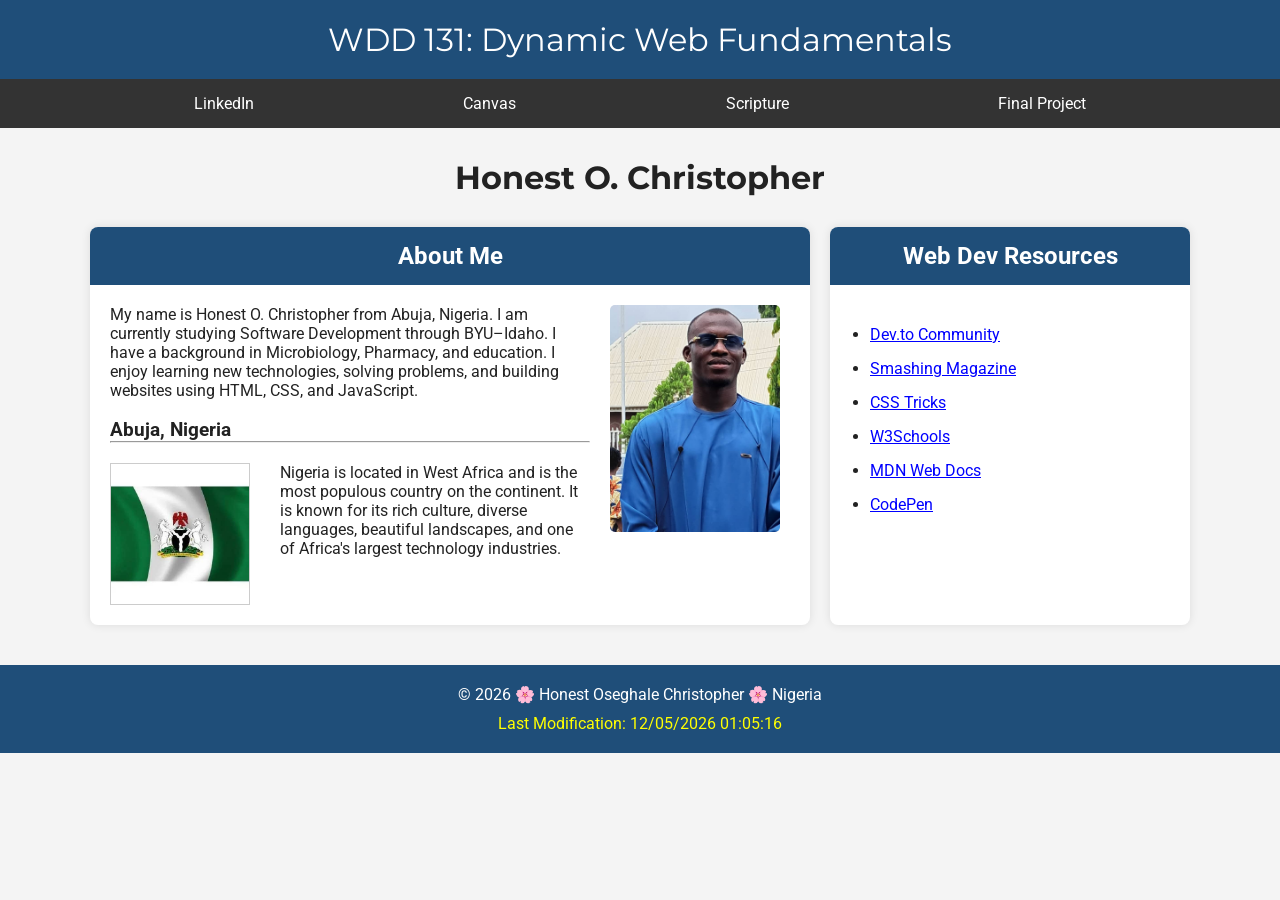
<file: index.html>
<!DOCTYPE html>
<html lang="en">

<head>
    <meta charset="UTF-8">
    <meta name="viewport" content="width=device-width, initial-scale=1.0">

    <title>WDD 131 – Dynamic Web Fundamentals – Honest O. Christopher</title>

    <meta name="description"
        content="WDD 131 – Dynamic Web Fundamentals, Honest O. Christopher, HTML, CSS, JavaScript, BYU-Idaho, Software Development.">

    <meta name="author" content="Honest Oseghale Christopher">

    <!-- Google Fonts -->
    <link rel="preconnect" href="https://fonts.googleapis.com">
    <link rel="preconnect" href="https://fonts.gstatic.com" crossorigin>

    <link
        href="https://fonts.googleapis.com/css2?family=Roboto:wght@400;500;700&family=Montserrat:wght@600;700&display=swap"
        rel="stylesheet">

    <link rel="stylesheet" href="styles/base.css">

    <script src="scripts/getdates.js" defer></script>

</head>

<body>

    <header>

        <span id="course-title">
            WDD 131: Dynamic Web Fundamentals
        </span>

        <nav>
            <a href="https://www.linkedin.com/" target="_blank">LinkedIn</a>

            <a href="https://byupw.instructure.com/" target="_blank">Canvas</a>

            <a href="https://www.churchofjesuschrist.org/study/scriptures/bofm/1-ne/3?lang=eng&id=p7#p7"
                target="_blank">
                Scripture
            </a>

            <a href="project/index.html">Final Project</a>
        </nav>

    </header>

    <main>

        <h1>Honest O. Christopher</h1>

        <div class="cards">

            <section class="card">

                <h2>About Me</h2>

                <div class="card-content">

                    <div>

                        <p>
                            My name is Honest O. Christopher from Abuja, Nigeria. I am currently studying
                            Software Development through BYU–Idaho. I have a background in Microbiology,
                            Pharmacy, and education. I enjoy learning new technologies, solving problems,
                            and building websites using HTML, CSS, and JavaScript.
                        </p>

                        <br>

                        <h3>Abuja, Nigeria</h3>

                        <hr>

                        <div class="country">

                            <img src="images/nigeria_flag.jpeg" alt="Flag of Nigeria">

                            <p>
                                Nigeria is located in West Africa and is the most populous country on the
                                continent. It is known for its rich culture, diverse languages, beautiful
                                landscapes, and one of Africa's largest technology industries.
                            </p>

                        </div>

                    </div>

                    <img class="profile" src="images/profile.jpeg" alt="Honest Christopher">

                </div>

            </section>

            <section class="card">

                <h2>Web Dev Resources</h2>

                <ul>

                    <li><a href="https://dev.to/" target="_blank">Dev.to Community</a></li>

                    <li><a href="https://www.smashingmagazine.com/" target="_blank">Smashing Magazine</a></li>

                    <li><a href="https://css-tricks.com/" target="_blank">CSS Tricks</a></li>

                    <li><a href="https://www.w3schools.com/" target="_blank">W3Schools</a></li>

                    <li><a href="https://developer.mozilla.org/" target="_blank">MDN Web Docs</a></li>

                    <li><a href="https://codepen.io/" target="_blank">CodePen</a></li>

                </ul>

            </section>

        </div>

    </main>

    <footer>

        <p>
            &copy;
            <span id="currentyear"></span>
            🌸 Honest Oseghale Christopher 🌸 Nigeria
        </p>

        <p id="lastModified"></p>

    </footer>

</body>

</html>
</file>
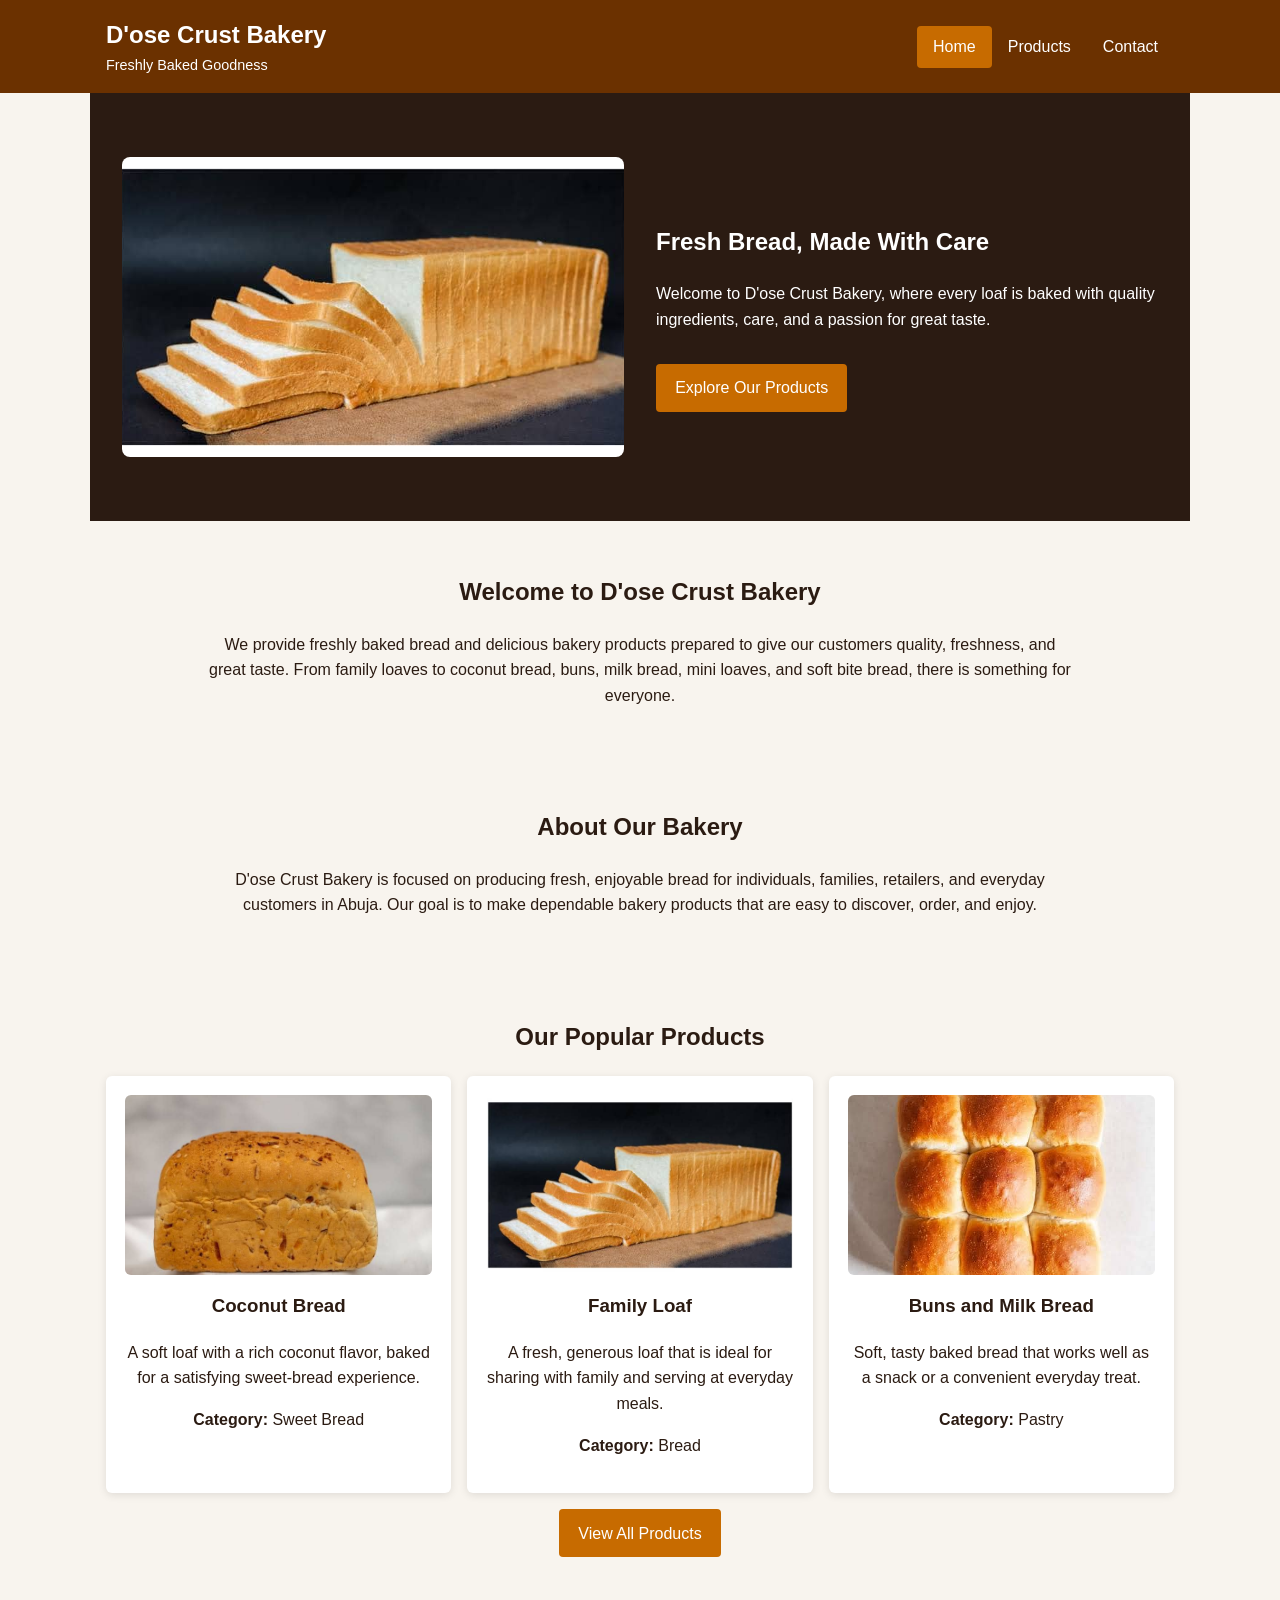
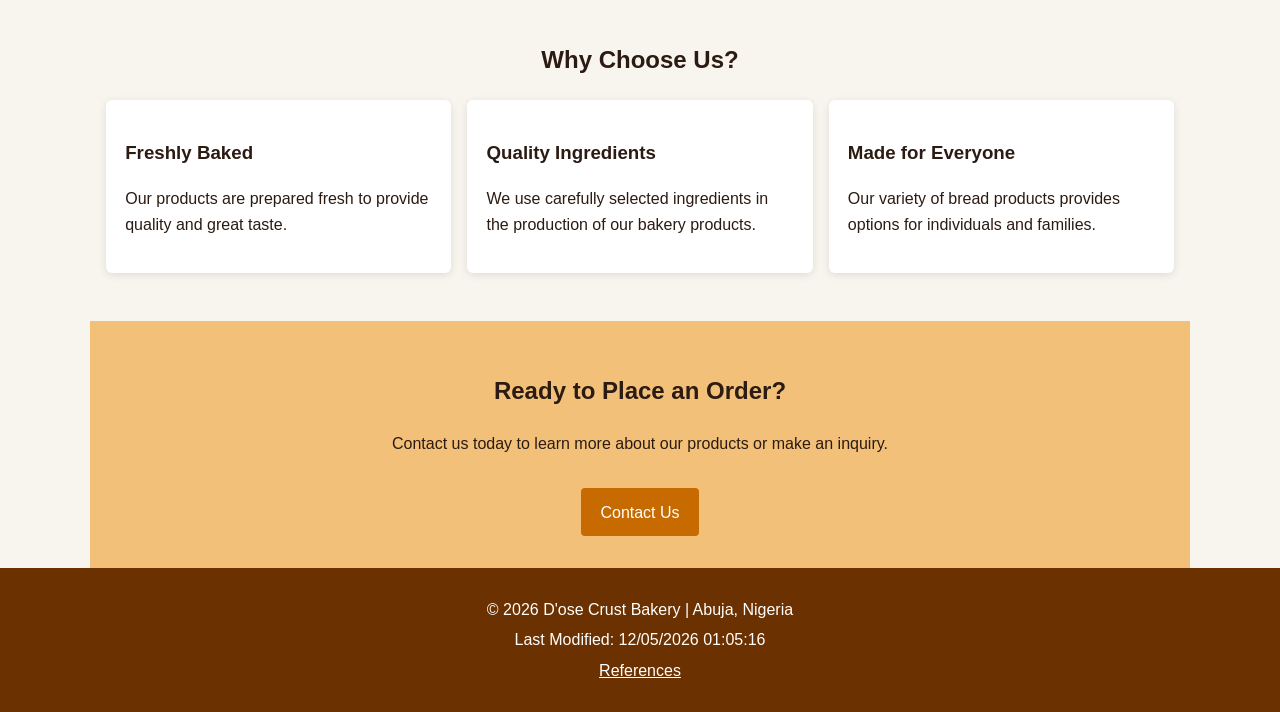
<file: project/index.html>
<!DOCTYPE html>
<html lang="en-US">
<head>
    <meta charset="UTF-8">
    <meta name="viewport" content="width=device-width, initial-scale=1.0">
    <meta name="description" content="D'ose Crust Bakery in Abuja offers freshly baked bread, coconut bread, buns, milk bread, mini loaves, and soft bite bread.">
    <meta name="author" content="Honest Christopher">
    <title>D'ose Crust Bakery | Freshly Baked Goodness</title>
    <link rel="stylesheet" href="styles/project.css">
    <script src="scripts/project.js" defer></script>
</head>
<body>
    <header>
        <div class="header-content">
            <div class="logo">
                <p class="site-name">D'ose Crust Bakery</p>
                <p>Freshly Baked Goodness</p>
            </div>
            <button id="menu-button" type="button" aria-label="Open navigation menu" aria-expanded="false" aria-controls="primary-navigation">☰</button>
            <nav id="primary-navigation" aria-label="Primary navigation">
                <a href="index.html" class="active" aria-current="page">Home</a>
                <a href="products.html">Products</a>
                <a href="contact.html">Contact</a>
            </nav>
        </div>
    </header>

    <main>
        <section class="hero">
            <div class="hero-image">
                <img src="images/family_loaf.jpeg" alt="Freshly baked family loaf from D'ose Crust Bakery" width="737" height="416" fetchpriority="high" decoding="async">
            </div>
            <div class="hero-content">
                <h1>Fresh Bread, Made With Care</h1>
                <p>Welcome to D'ose Crust Bakery, where every loaf is baked with quality ingredients, care, and a passion for great taste.</p>
                <a href="products.html" class="button">Explore Our Products</a>
            </div>
        </section>

        <section class="welcome">
            <h2>Welcome to D'ose Crust Bakery</h2>
            <p>We provide freshly baked bread and delicious bakery products prepared to give our customers quality, freshness, and great taste. From family loaves to coconut bread, buns, milk bread, mini loaves, and soft bite bread, there is something for everyone.</p>
        </section>

        <section class="about-bakery">
            <h2>About Our Bakery</h2>
            <p>D'ose Crust Bakery is focused on producing fresh, enjoyable bread for individuals, families, retailers, and everyday customers in Abuja. Our goal is to make dependable bakery products that are easy to discover, order, and enjoy.</p>
        </section>

        <section class="featured-products" aria-labelledby="featured-heading">
            <h2 id="featured-heading">Our Popular Products</h2>
            <div id="featured-products"></div>
            <a href="products.html" class="button">View All Products</a>
        </section>

        <section class="why-us" aria-labelledby="why-us-heading">
            <h2 id="why-us-heading">Why Choose Us?</h2>
            <div class="benefits">
                <article>
                    <h3>Freshly Baked</h3>
                    <p>Our products are prepared fresh to provide quality and great taste.</p>
                </article>
                <article>
                    <h3>Quality Ingredients</h3>
                    <p>We use carefully selected ingredients in the production of our bakery products.</p>
                </article>
                <article>
                    <h3>Made for Everyone</h3>
                    <p>Our variety of bread products provides options for individuals and families.</p>
                </article>
            </div>
        </section>

        <section class="cta" aria-labelledby="cta-heading">
            <h2 id="cta-heading">Ready to Place an Order?</h2>
            <p>Contact us today to learn more about our products or make an inquiry.</p>
            <a href="contact.html" class="button">Contact Us</a>
        </section>
    </main>

    <footer>
        <p>&copy; <span id="currentyear"></span> D'ose Crust Bakery | Abuja, Nigeria</p>
        <p id="lastModified"></p>
        <p><a href="references.html">References</a></p>
    </footer>
</body>
</html>
</file>
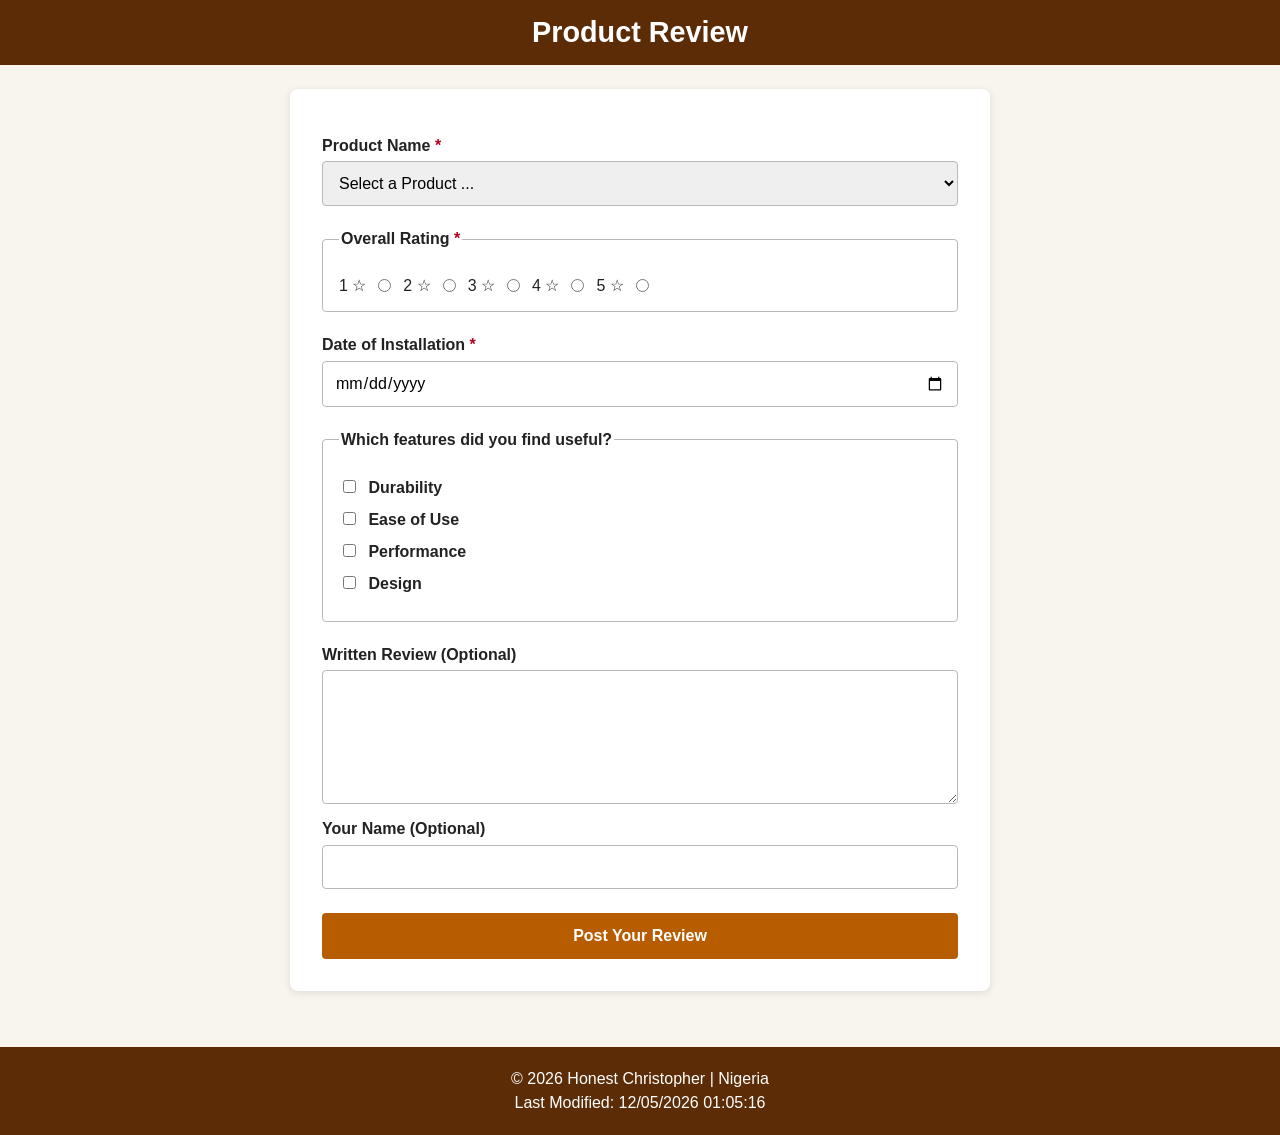
<file: form.html>
<!DOCTYPE html>
<html lang="en-US">

<head>
    <meta charset="UTF-8">
    <meta name="viewport" content="width=device-width, initial-scale=1.0">

    <meta name="description" content="Submit a product review and rate your experience with our available products.">
    <meta name="author" content="Honest Christopher">

    <title>Product Review | Honest Christopher</title>

    <link rel="stylesheet" href="styles/form.css">
    <script src="scripts/form.js" defer></script>
</head>

<body>
    <header>
        <h1>Product Review</h1>
    </header>

    <main>
        <form method="get" action="review.html">

            <label for="product">
                Product Name <span aria-hidden="true">*</span>
            </label>

            <select id="product" name="product" required>
                <option value="" disabled selected>Select a Product ...</option>
            </select>

            <fieldset>
                <legend>
                    Overall Rating <span aria-hidden="true">*</span>
                </legend>

                <div class="rating">
                    <label for="rating1">1 ☆</label>
                    <input type="radio" id="rating1" name="rating" value="1" required>

                    <label for="rating2">2 ☆</label>
                    <input type="radio" id="rating2" name="rating" value="2" required>

                    <label for="rating3">3 ☆</label>
                    <input type="radio" id="rating3" name="rating" value="3" required>

                    <label for="rating4">4 ☆</label>
                    <input type="radio" id="rating4" name="rating" value="4" required>

                    <label for="rating5">5 ☆</label>
                    <input type="radio" id="rating5" name="rating" value="5" required>
                </div>
            </fieldset>

            <label for="installation-date">
                Date of Installation <span aria-hidden="true">*</span>
            </label>

            <input type="date" id="installation-date" name="installation-date" required>

            <fieldset>
                <legend>Which features did you find useful?</legend>

                <label for="durability">
                    <input type="checkbox" id="durability" name="features" value="durability">
                    Durability
                </label>

                <label for="ease-of-use">
                    <input type="checkbox" id="ease-of-use" name="features" value="ease-of-use">
                    Ease of Use
                </label>

                <label for="performance">
                    <input type="checkbox" id="performance" name="features" value="performance">
                    Performance
                </label>

                <label for="design">
                    <input type="checkbox" id="design" name="features" value="design">
                    Design
                </label>
            </fieldset>

            <label for="review">
                Written Review <span>(Optional)</span>
            </label>

            <textarea id="review" name="review" rows="6"></textarea>

            <label for="username">
                Your Name <span>(Optional)</span>
            </label>

            <input type="text" id="username" name="username">

            <input type="submit" value="Post Your Review">
        </form>
    </main>

    <footer>
        <p>
            &copy; <span id="currentyear"></span>
            Honest Christopher | Nigeria
        </p>
        <p id="lastModified"></p>
    </footer>
</body>

</html>
</file>
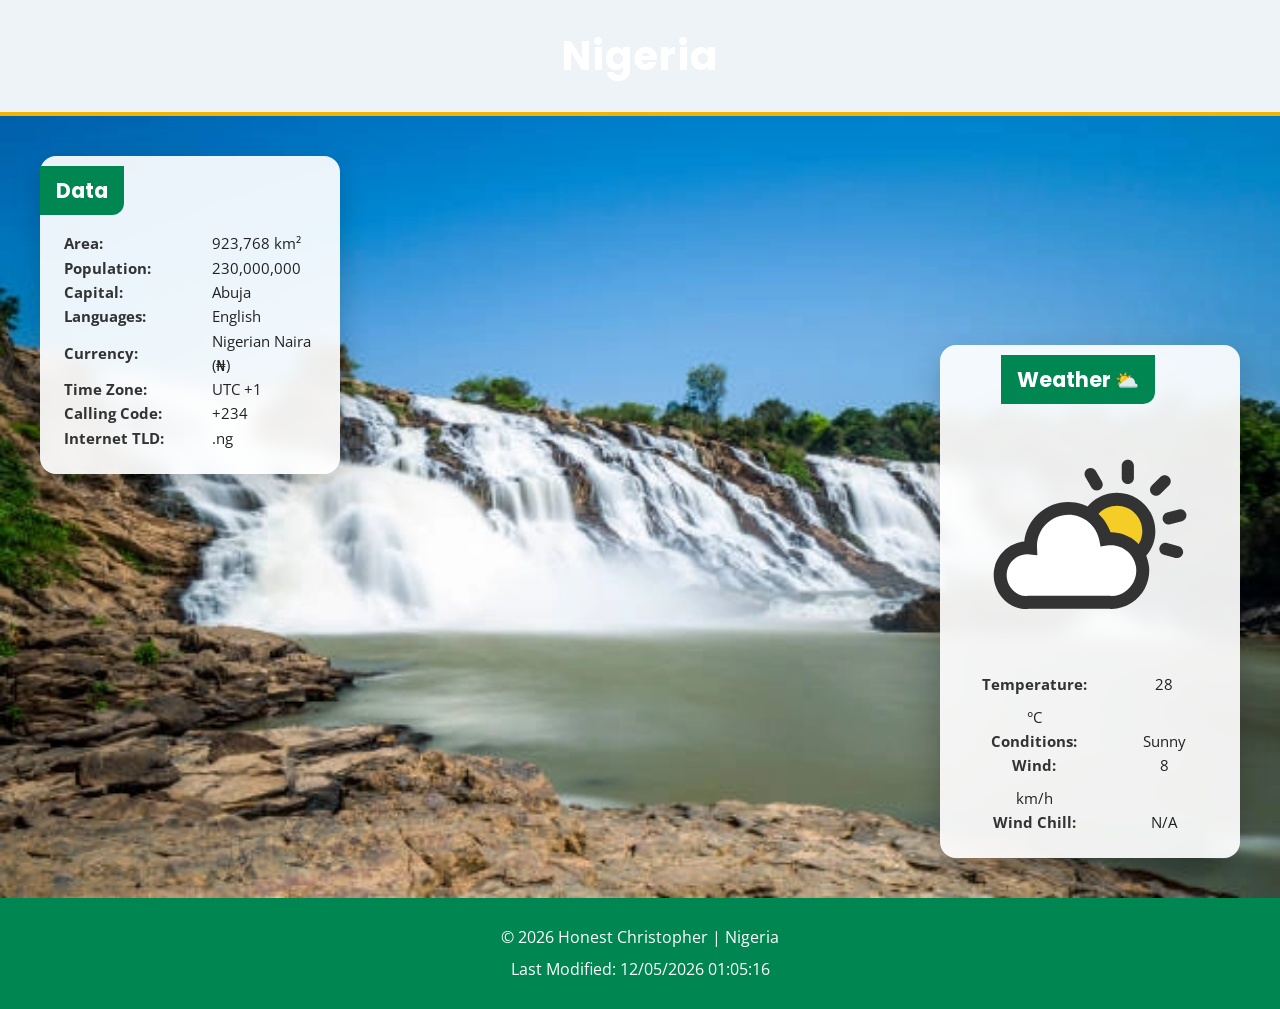
<file: place.html>
<!DOCTYPE html>
<html lang="en">

<head>

    <meta charset="UTF-8">
    <meta name="viewport" content="width=device-width, initial-scale=1.0">

    <title>Nigeria | WDD 131 Place Page</title>

    <meta name="description"
        content="Explore Nigeria's geography, climate, people, and culture through this responsive country page created for the WDD 131 Dynamic Web Fundamentals course.">

    <meta name="author" content="Honest Christopher">

    <link rel="preconnect" href="https://fonts.googleapis.com">
    <link rel="preconnect" href="https://fonts.gstatic.com" crossorigin>

    <link
        href="https://fonts.googleapis.com/css2?family=Poppins:wght@400;600;700&family=Open+Sans:wght@400;600&display=swap"
        rel="stylesheet">

    <link rel="stylesheet" href="styles/place.css">
    <link rel="stylesheet" href="styles/place-large.css">

    <script src="scripts/place.js" defer></script>

</head>

<body>

    <header>

        <h1>Nigeria</h1>

    </header>

    <main>

        <section class="hero">

            <picture>

                <source media="(min-width:800px)" srcset="images/nigeria-large.webp" type="image/webp">

                <img src="images/nigeria-small.webp" alt="Beautiful landscape of Nigeria">

            </picture>

            <section class="card data">

                <h2>Data</h2>

                <div class="info">

                    <p><strong>Area:</strong> 923,768 km²</p>

                    <p><strong>Population:</strong> 230,000,000</p>

                    <p><strong>Capital:</strong> Abuja</p>

                    <p><strong>Languages:</strong> English</p>

                    <p><strong>Currency:</strong> Nigerian Naira (₦)</p>

                    <p><strong>Time Zone:</strong> UTC +1</p>

                    <p><strong>Calling Code:</strong> +234</p>

                    <p><strong>Internet TLD:</strong> .ng</p>

                </div>

            </section>

            <section class="card weather">

                <h2>

                    Weather

                </h2>

                <img src="images/weather.svg" alt="Weather icon" class="weather-icon">

                <div class="info">

                    <p>

                        <strong>Temperature:</strong>

                        <span id="temperature">

                            28

                        </span> °C

                    </p>

                    <p>

                        <strong>Conditions:</strong>

                        Sunny

                    </p>

                    <p>

                        <strong>Wind:</strong>

                        <span id="windSpeed">

                            8

                        </span>

                        km/h

                    </p>

                    <p>

                        <strong>Wind Chill:</strong>

                        <span id="windChill"></span>

                    </p>

                </div>

            </section>
        </section>

    </main>

    <footer>


        <p>

            ©

            <span id="currentyear"></span>

            Honest Christopher | Nigeria

        </p>

        <p id="lastModified"></p>

    </footer>

</body>

</html>
</file>
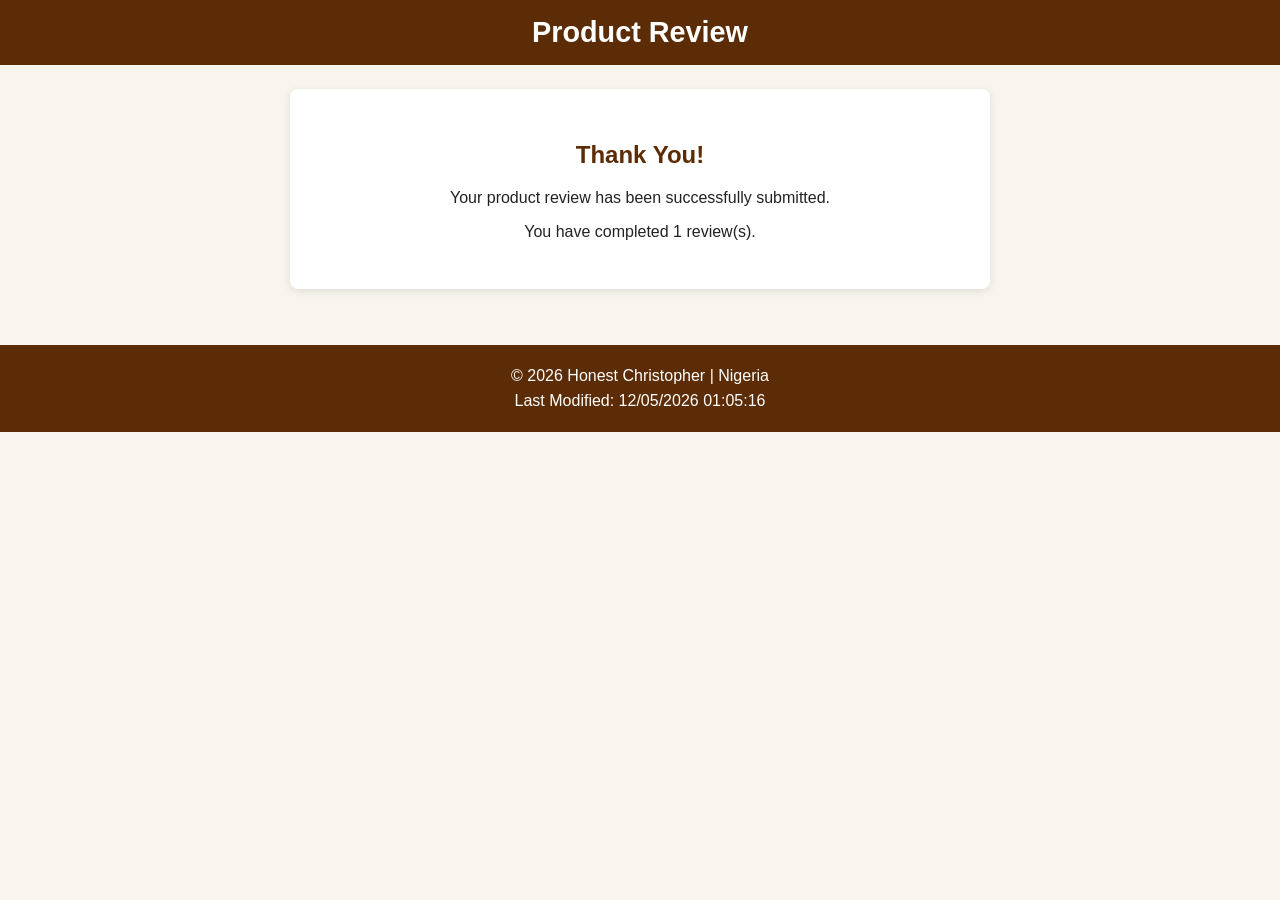
<file: review.html>
<!DOCTYPE html>
<html lang="en-US">

<head>
    <meta charset="UTF-8">
    <meta name="viewport" content="width=device-width, initial-scale=1.0">

    <meta name="description" content="Confirmation page for a submitted product review.">
    <meta name="author" content="Honest Christopher">

    <title>Review Submitted | Honest Christopher</title>

    <link rel="stylesheet" href="styles/form.css">
    <script src="scripts/review.js" defer></script>
</head>

<body>

    <header>
        <h1>Product Review</h1>
    </header>

    <main>
        <section class="review-confirmation">
            <h2>Thank You!</h2>

            <p>Your product review has been successfully submitted.</p>

            <p>
                You have completed
                <span id="reviewCount">0</span>
                review(s).
            </p>
        </section>
    </main>

    <footer>
        <p>
            &copy; <span id="currentyear"></span>
            Honest Christopher | Nigeria
        </p>

        <p id="lastModified"></p>
    </footer>

</body>

</html>
</file>
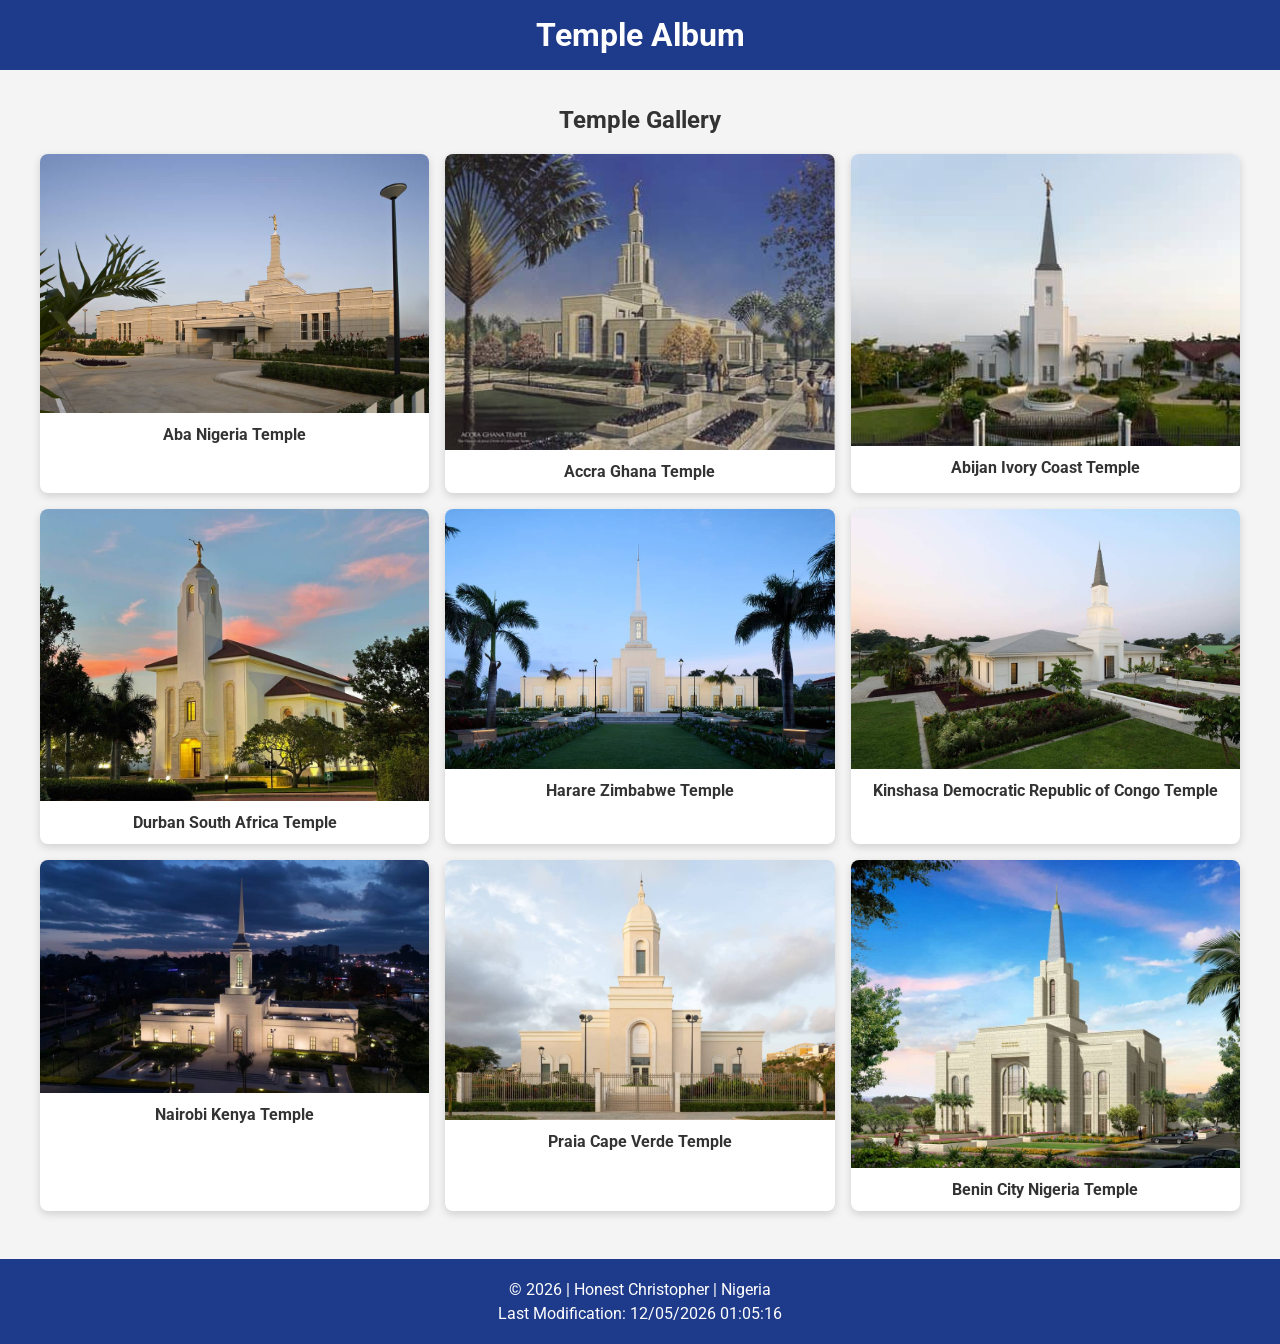
<file: temples.html>
<!DOCTYPE html>
<html lang="en">

<head>
    <meta charset="UTF-8">
    <meta name="viewport" content="width=device-width, initial-scale=1.0">

    <title>Temple Album | WDD 131</title>

    <meta name="description"
        content="Explore a responsive temple album featuring beautiful Africa temple images for the WDD 131 Dynamic Web Fundamentals course.">
    <meta name="author" content="Honest Christopher">

    <link rel="preconnect" href="https://fonts.googleapis.com">
    <link rel="preconnect" href="https://fonts.gstatic.com" crossorigin>

    <link href="https://fonts.googleapis.com/css2?family=Roboto:wght@400;500;700&display=swap" rel="stylesheet">

    <link rel="stylesheet" href="styles/temples.css">
    <link rel="stylesheet" href="styles/temples-large.css">

    <script src="scripts/temples.js" defer></script>

</head>

<body>

    <header>
        <h1>Temple Album</h1>

        <button id="menu"></button>

        <nav class="navigation">

            <a href="#">Home</a>
            <a href="#">Old</a>
            <a href="#">New</a>
            <a href="#">Large</a>
            <a href="#">Small</a>

        </nav>

    </header>

    <main>

        <h2>Temple Gallery</h2>

        <section class="gallery">

            <figure>
                <img src="images/aba-nigeria-temple.jpeg" alt="Aba Nigeria Temple">
                <figcaption>Aba Nigeria Temple</figcaption>
            </figure>

            <figure>
                <img src="images/accra-ghana-temple.jpeg" alt="Accra Ghana Temple">
                <figcaption>Accra Ghana Temple</figcaption>
            </figure>

            <figure>
                <img src="images/abijan-ivory-coast-temple.jpeg" alt="Abijan Ivory Coast Temple">
                <figcaption>Abijan Ivory Coast Temple</figcaption>
            </figure>

            <figure>
                <img src="images/durban-sa-temple.jpeg" alt="Durban South Africa Temple">
                <figcaption>Durban South Africa Temple</figcaption>
            </figure>

            <figure>
                <img src="images/harare-zimbabwe-temple.jpeg" alt="Harare Zimbabwe Temple">
                <figcaption>Harare Zimbabwe Temple</figcaption>
            </figure>

            <figure>
                <img src="images/kinshasa-drc-temple.jpeg" alt="Kinshasa Democratic Republic of Congo Temple">
                <figcaption>Kinshasa Democratic Republic of Congo Temple</figcaption>
            </figure>

            <figure>
                <img src="images/nairobi-kenya-temple.jpeg" alt="Nairobi Kenya Temple">
                <figcaption>Nairobi Kenya Temple</figcaption>
            </figure>

            <figure>
                <img src="images/praia-cap-verde-temple.jpeg" alt="Praia Cape Verde Temple">
                <figcaption>Praia Cape Verde Temple</figcaption>
            </figure>

            <figure>
                <img src="images/benin-city-nigeria-temple.jpeg" alt="Benin City Nigeria Temple">
                <figcaption>Benin City Nigeria Temple</figcaption>
            </figure>

        </section>

    </main>

    <footer>

        <p>
            ©
            <span id="currentyear"></span>
            | Honest Christopher | Nigeria
        </p>

        <p id="lastModified"></p>

    </footer>

</body>

</html>
</file>
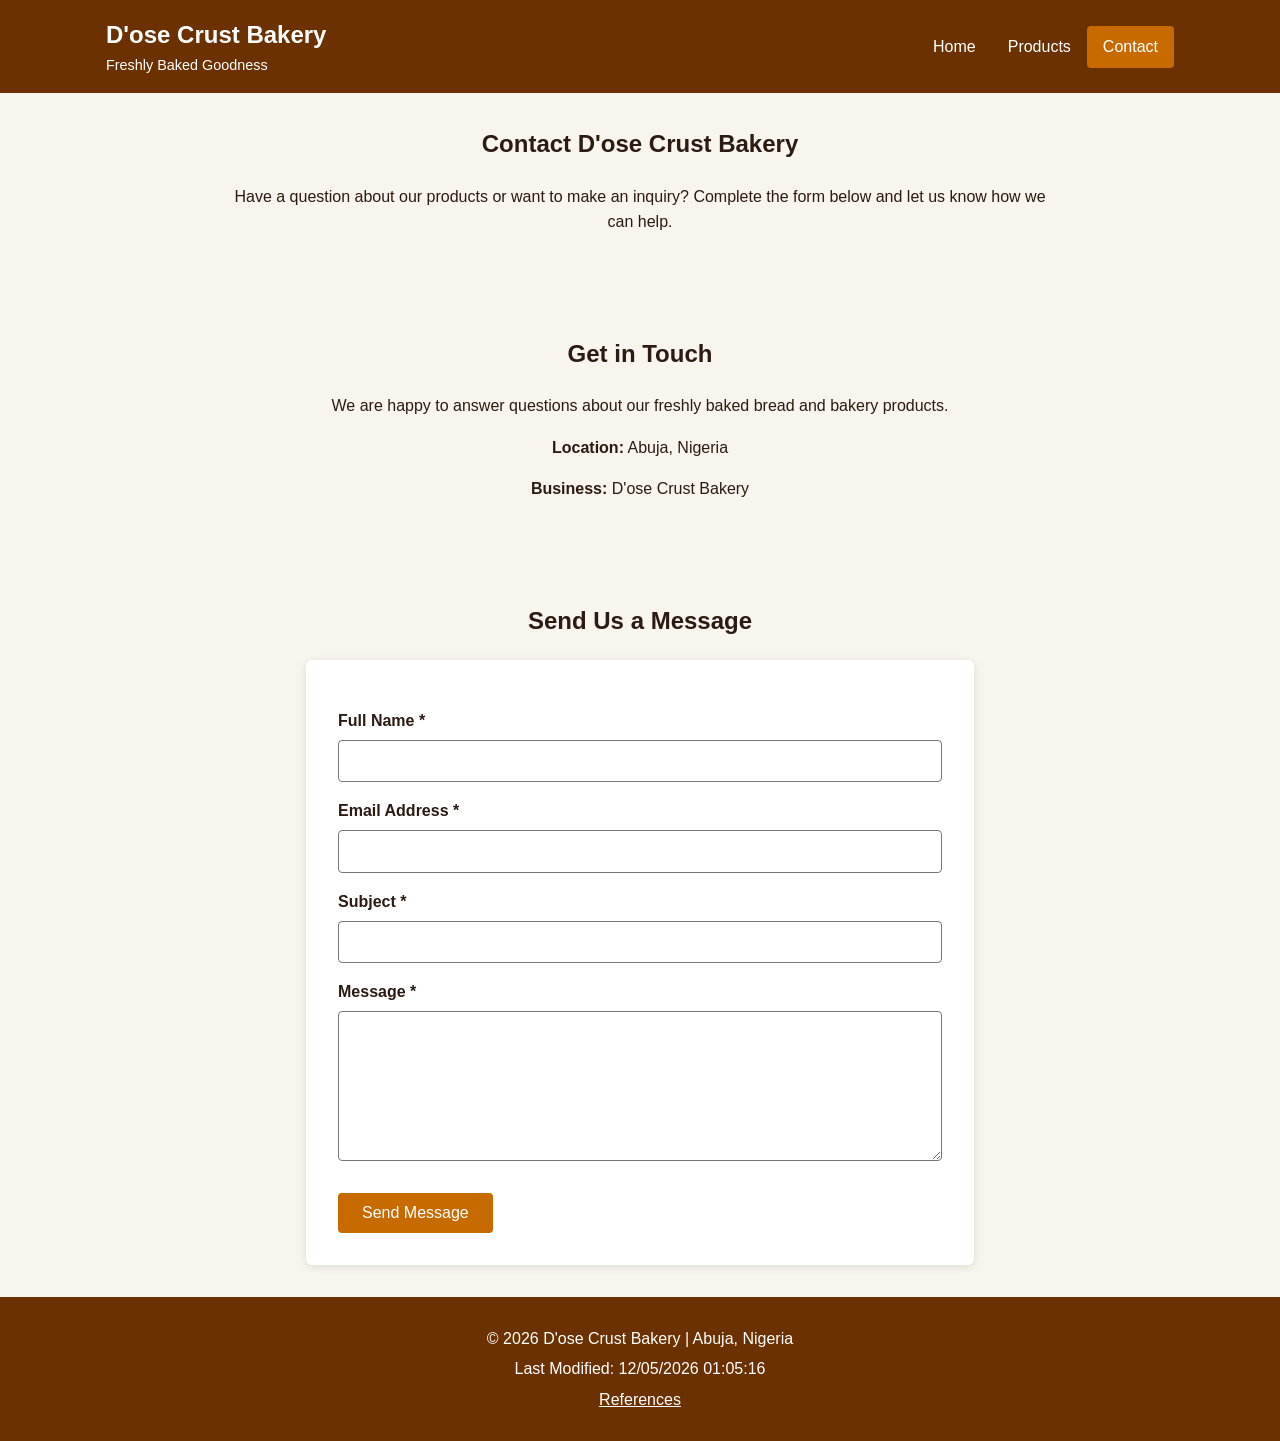
<file: project/contact.html>
<!DOCTYPE html>
<html lang="en-US">
<head>
    <meta charset="UTF-8">
    <meta name="viewport" content="width=device-width, initial-scale=1.0">
    <meta name="description" content="Contact D'ose Crust Bakery in Abuja, Nigeria for product inquiries, orders, and bakery information.">
    <meta name="author" content="Honest Christopher">
    <title>D'ose Crust Bakery | Contact Us</title>
    <link rel="stylesheet" href="styles/project.css">
    <script src="scripts/project.js" defer></script>
</head>
<body>
    <header>
        <div class="header-content">
            <div class="logo">
                <p class="site-name">D'ose Crust Bakery</p>
                <p>Freshly Baked Goodness</p>
            </div>
            <button id="menu-button" type="button" aria-label="Open navigation menu" aria-expanded="false" aria-controls="primary-navigation">☰</button>
            <nav id="primary-navigation" aria-label="Primary navigation">
                <a href="index.html">Home</a>
                <a href="products.html">Products</a>
                <a href="contact.html" class="active" aria-current="page">Contact</a>
            </nav>
        </div>
    </header>

    <main>
        <section class="page-intro">
            <h1>Contact D'ose Crust Bakery</h1>
            <p>Have a question about our products or want to make an inquiry? Complete the form below and let us know how we can help.</p>
        </section>

        <section class="contact-information" aria-labelledby="contact-info-heading">
            <h2 id="contact-info-heading">Get in Touch</h2>
            <p>We are happy to answer questions about our freshly baked bread and bakery products.</p>
            <p><strong>Location:</strong> Abuja, Nigeria</p>
            <p><strong>Business:</strong> D'ose Crust Bakery</p>
        </section>

        <section class="contact-form-section" aria-labelledby="message-heading">
            <h2 id="message-heading">Send Us a Message</h2>
            <form method="get" action="thankyou.html">
                <label for="name">Full Name <span aria-hidden="true">*</span></label>
                <input type="text" id="name" name="name" required autocomplete="name">

                <label for="email">Email Address <span aria-hidden="true">*</span></label>
                <input type="email" id="email" name="email" required autocomplete="email">

                <label for="subject">Subject <span aria-hidden="true">*</span></label>
                <input type="text" id="subject" name="subject" required>

                <label for="message">Message <span aria-hidden="true">*</span></label>
                <textarea id="message" name="message" rows="6" required></textarea>

                <input type="submit" value="Send Message">
            </form>
        </section>
    </main>

    <footer>
        <p>&copy; <span id="currentyear"></span> D'ose Crust Bakery | Abuja, Nigeria</p>
        <p id="lastModified"></p>
        <p><a href="references.html">References</a></p>
    </footer>
</body>
</html>
</file>
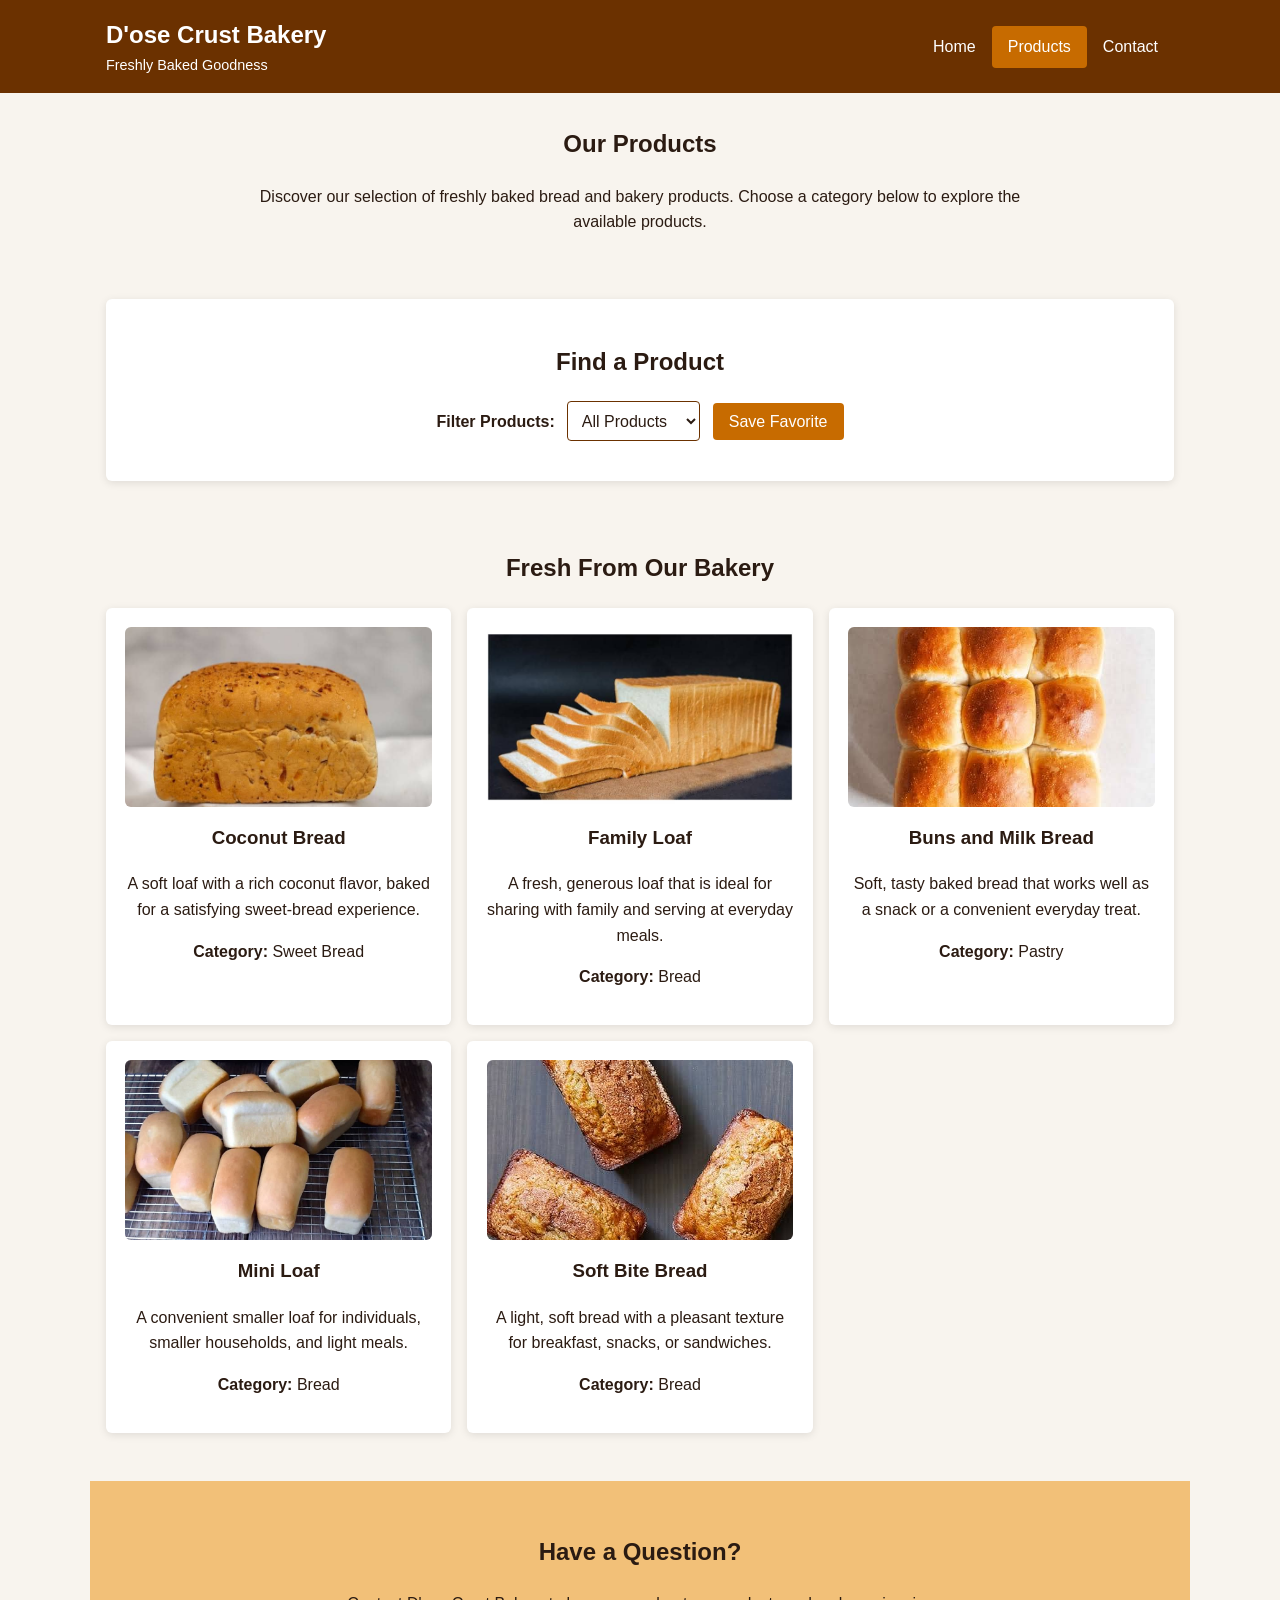
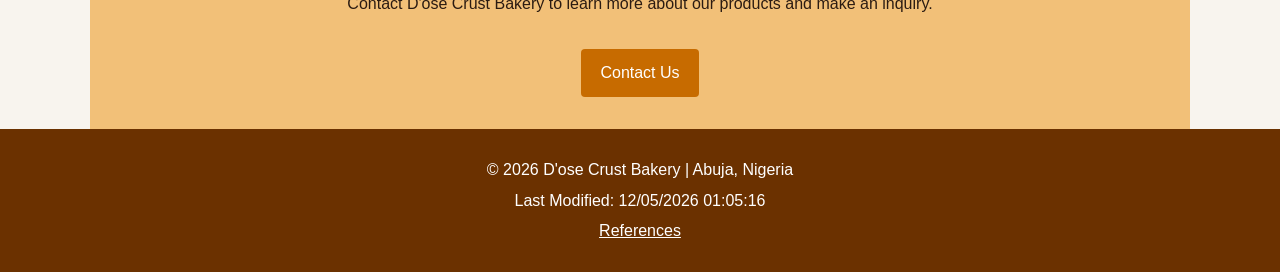
<file: project/products.html>
<!DOCTYPE html>
<html lang="en-US">
<head>
    <meta charset="UTF-8">
    <meta name="viewport" content="width=device-width, initial-scale=1.0">
    <meta name="description" content="Explore the fresh breads and bakery products available from D'ose Crust Bakery in Abuja, Nigeria.">
    <meta name="author" content="Honest Christopher">
    <title>D'ose Crust Bakery | Products</title>
    <link rel="stylesheet" href="styles/project.css">
    <script src="scripts/project.js" defer></script>
</head>
<body>
    <header>
        <div class="header-content">
            <div class="logo">
                <p class="site-name">D'ose Crust Bakery</p>
                <p>Freshly Baked Goodness</p>
            </div>
            <button id="menu-button" type="button" aria-label="Open navigation menu" aria-expanded="false" aria-controls="primary-navigation">☰</button>
            <nav id="primary-navigation" aria-label="Primary navigation">
                <a href="index.html">Home</a>
                <a href="products.html" class="active" aria-current="page">Products</a>
                <a href="contact.html">Contact</a>
            </nav>
        </div>
    </header>

    <main>
        <section class="page-intro">
            <h1>Our Products</h1>
            <p>Discover our selection of freshly baked bread and bakery products. Choose a category below to explore the available products.</p>
        </section>

        <section class="product-controls" aria-labelledby="product-filter-heading">
            <h2 id="product-filter-heading">Find a Product</h2>
            <label for="category-filter">Filter Products:</label>
            <select id="category-filter" name="category">
                <option value="all">All Products</option>
                <option value="Bread">Bread</option>
                <option value="Sweet Bread">Sweet Bread</option>
                <option value="Pastry">Pastry</option>
            </select>
            <button id="favorite-button" type="button">Save Favorite</button>
            <p id="favorite-message" aria-live="polite"></p>
        </section>

        <section aria-labelledby="bakery-products-heading">
            <h2 id="bakery-products-heading">Fresh From Our Bakery</h2>
            <div id="products-container"></div>
        </section>

        <section class="cta">
            <h2>Have a Question?</h2>
            <p>Contact D'ose Crust Bakery to learn more about our products and make an inquiry.</p>
            <a href="contact.html" class="button">Contact Us</a>
        </section>
    </main>

    <footer>
        <p>&copy; <span id="currentyear"></span> D'ose Crust Bakery | Abuja, Nigeria</p>
        <p id="lastModified"></p>
        <p><a href="references.html">References</a></p>
    </footer>
</body>
</html>
</file>
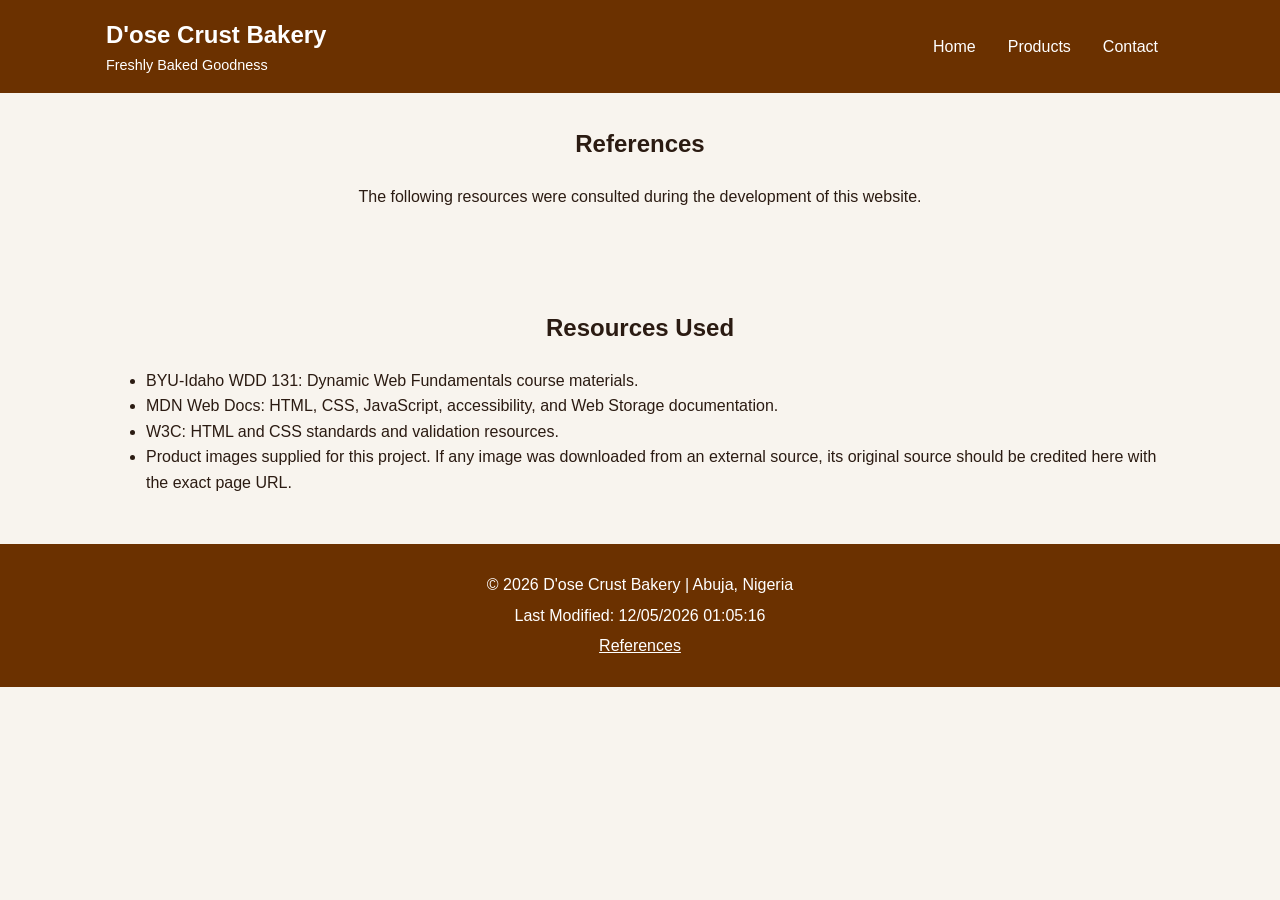
<file: project/references.html>
<!DOCTYPE html>
<html lang="en-US">
<head>
    <meta charset="UTF-8">
    <meta name="viewport" content="width=device-width, initial-scale=1.0">
    <meta name="description" content="References and resources used in the development of the D'ose Crust Bakery website.">
    <meta name="author" content="Honest Christopher">
    <title>D'ose Crust Bakery | References</title>
    <link rel="stylesheet" href="styles/project.css">
    <script src="scripts/project.js" defer></script>
</head>
<body>
    <header>
        <div class="header-content">
            <div class="logo">
                <p class="site-name">D'ose Crust Bakery</p>
                <p>Freshly Baked Goodness</p>
            </div>
            <button id="menu-button" type="button" aria-label="Open navigation menu" aria-expanded="false" aria-controls="primary-navigation">☰</button>
            <nav id="primary-navigation" aria-label="Primary navigation">
                <a href="index.html">Home</a>
                <a href="products.html">Products</a>
                <a href="contact.html">Contact</a>
            </nav>
        </div>
    </header>

    <main>
        <section class="page-intro">
            <h1>References</h1>
            <p>The following resources were consulted during the development of this website.</p>
        </section>

        <section>
            <h2>Resources Used</h2>
            <ul>
                <li>BYU-Idaho WDD 131: Dynamic Web Fundamentals course materials.</li>
                <li>MDN Web Docs: HTML, CSS, JavaScript, accessibility, and Web Storage documentation.</li>
                <li>W3C: HTML and CSS standards and validation resources.</li>
                <li>Product images supplied for this project. If any image was downloaded from an external source, its original source should be credited here with the exact page URL.</li>
            </ul>
        </section>
    </main>

    <footer>
        <p>&copy; <span id="currentyear"></span> D'ose Crust Bakery | Abuja, Nigeria</p>
        <p id="lastModified"></p>
        <p><a href="references.html" aria-current="page">References</a></p>
    </footer>
</body>
</html>
</file>
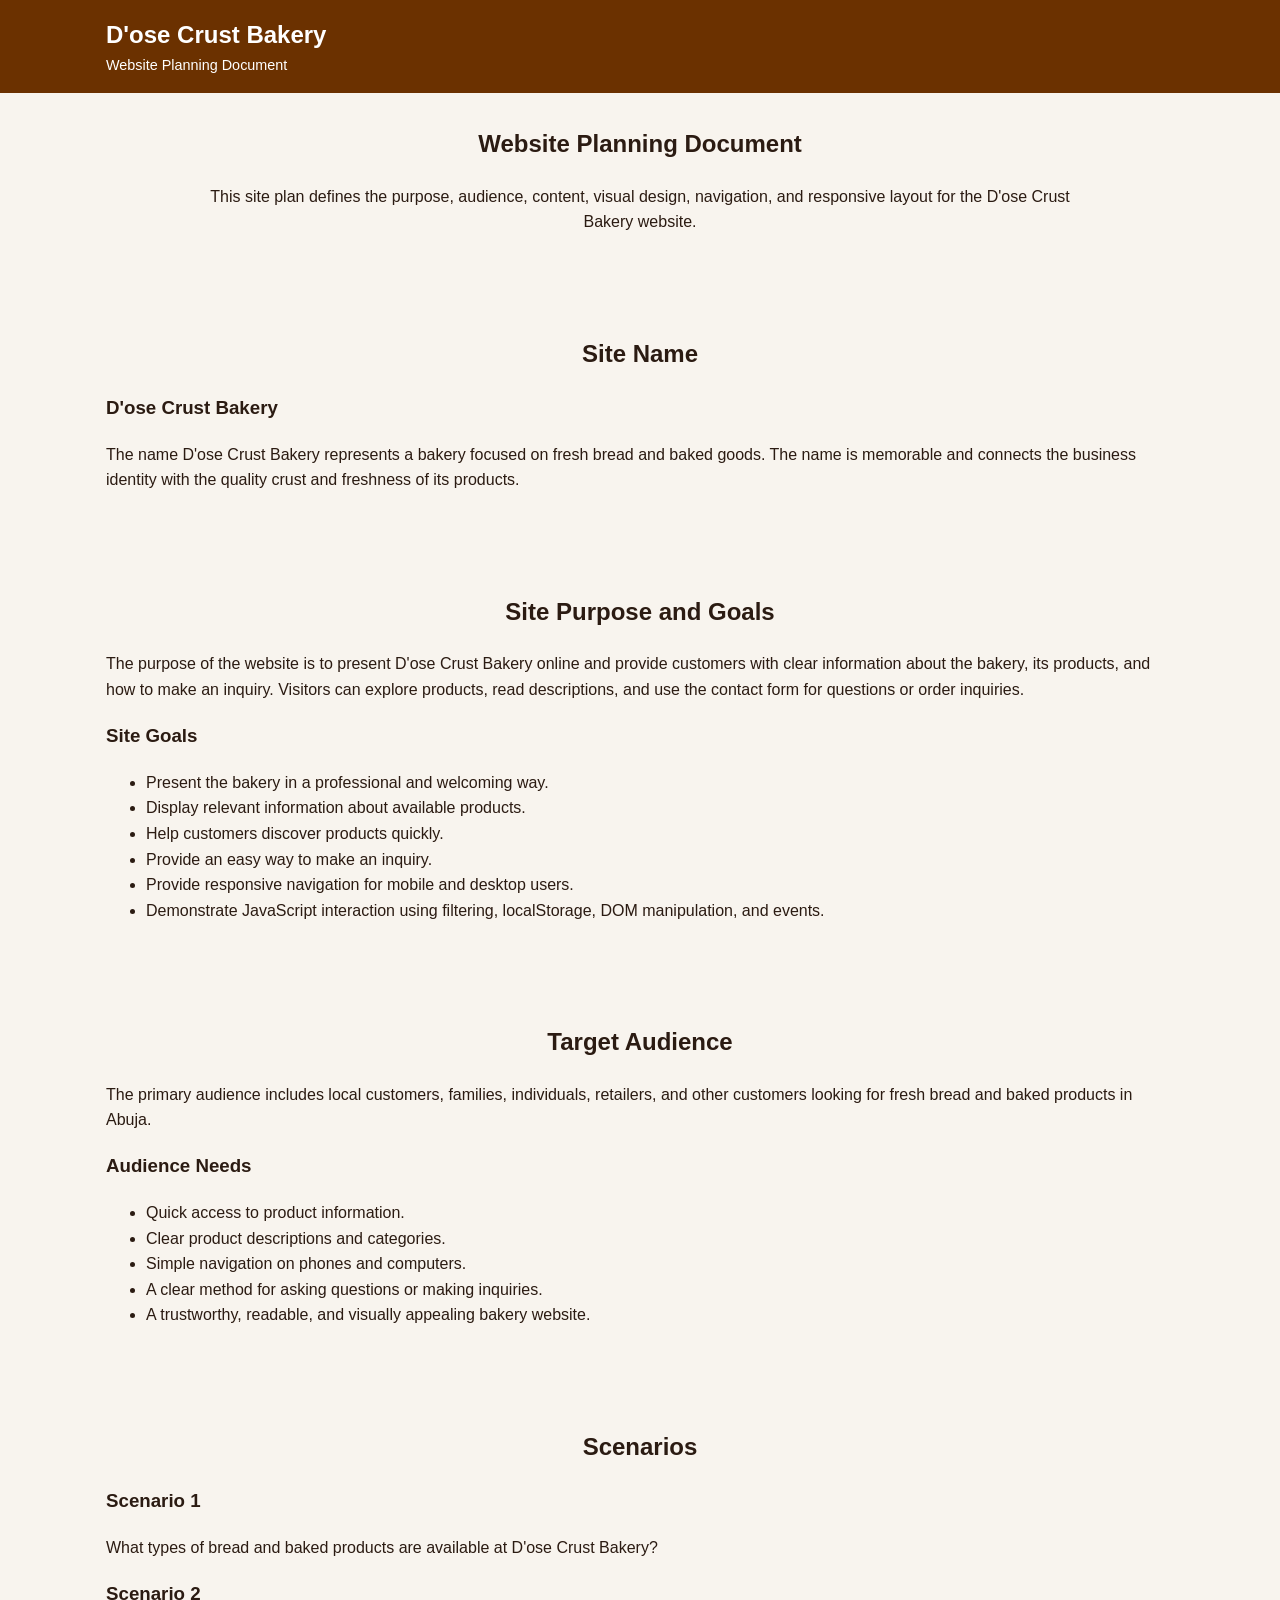
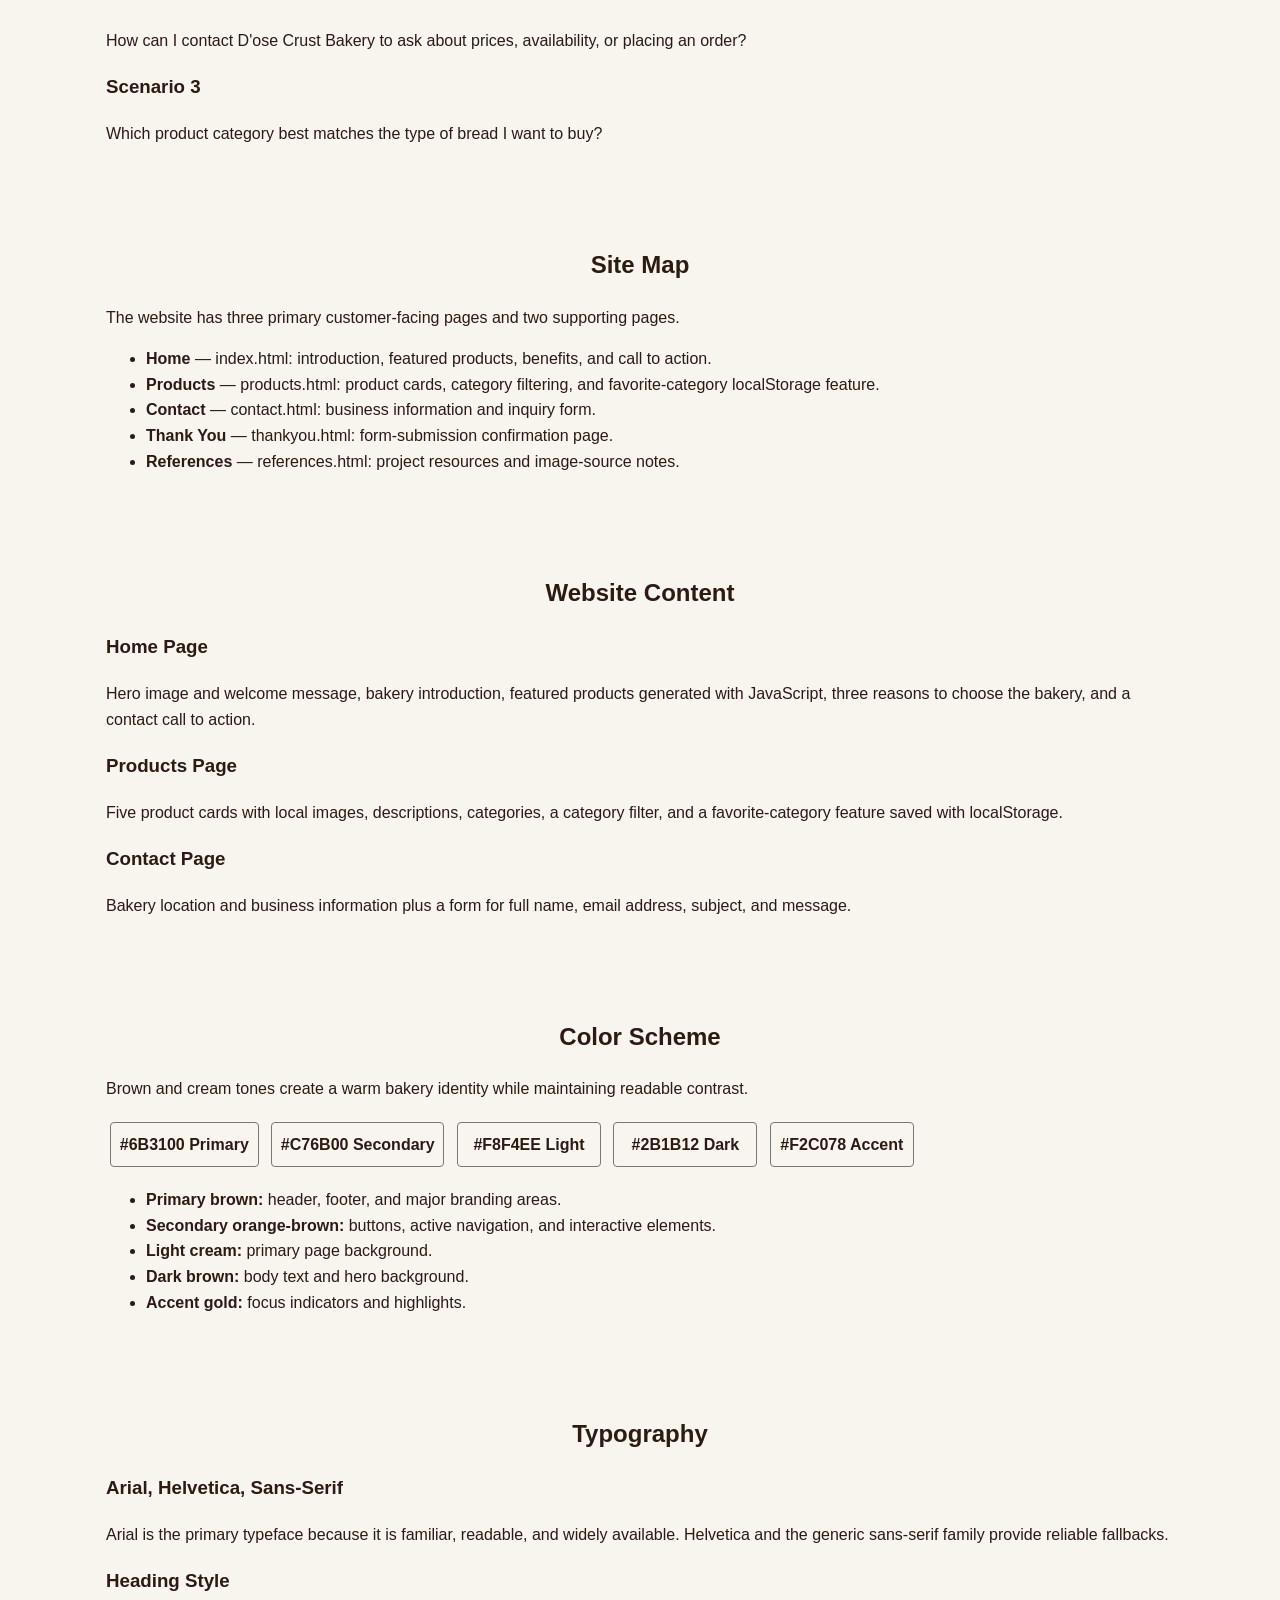
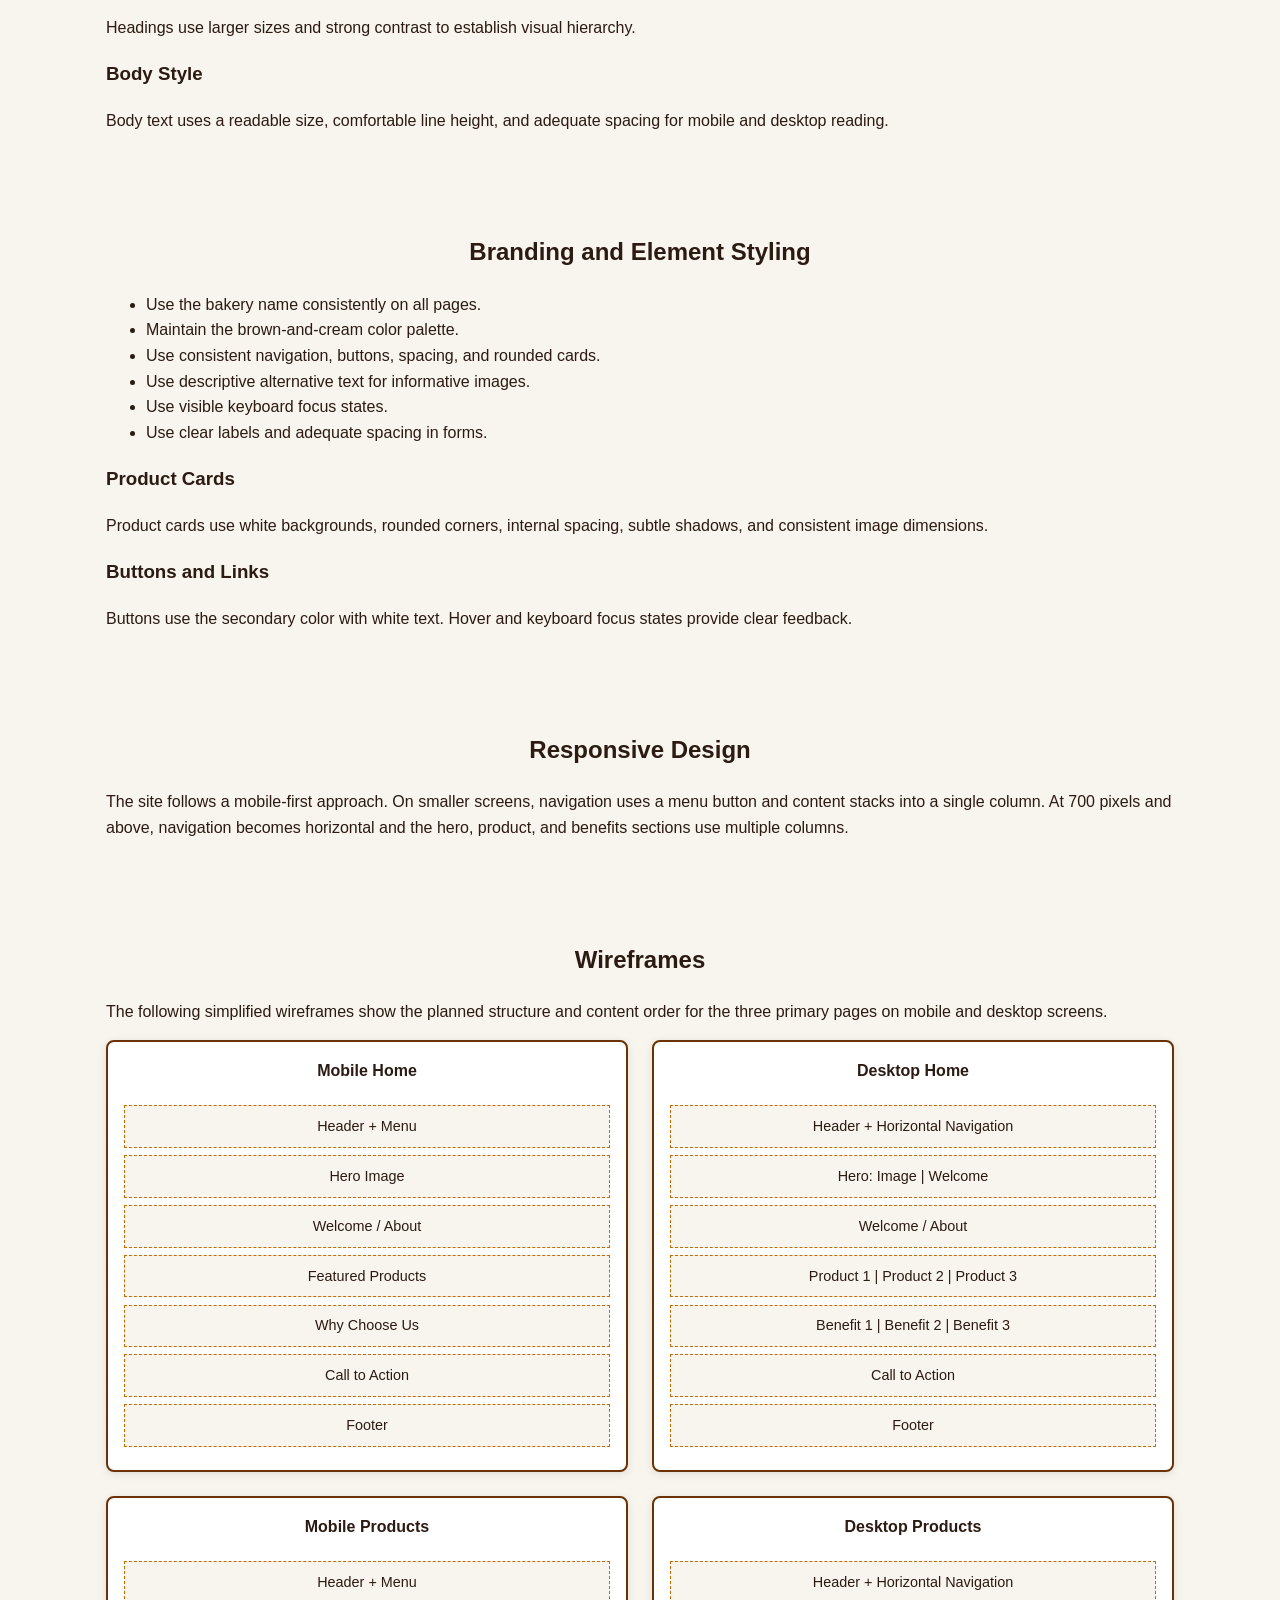
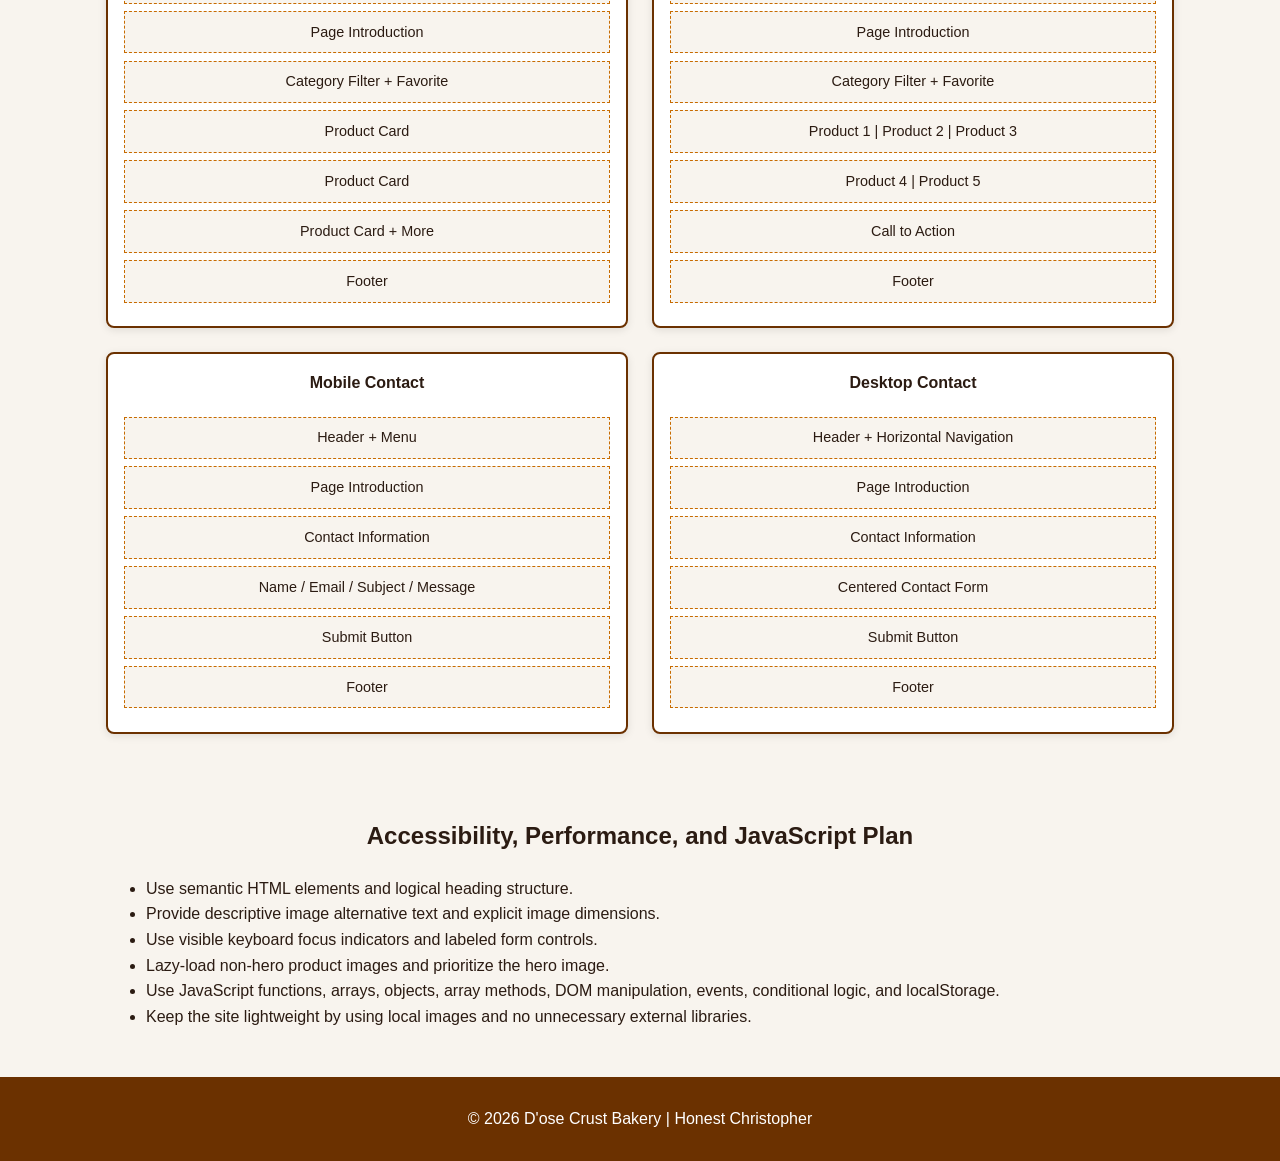
<file: project/siteplan.html>
<!DOCTYPE html>
<html lang="en-US">
<head>
    <meta charset="UTF-8">
    <meta name="viewport" content="width=device-width, initial-scale=1.0">
    <meta name="description" content="Website planning document for D'ose Crust Bakery, including purpose, audience, content, site map, style guide, and responsive wireframes.">
    <meta name="author" content="Honest Christopher">
    <title>D'ose Crust Bakery | Site Plan</title>
    <link rel="stylesheet" href="styles/project.css">
</head>
<body>
    <header>
        <div class="header-content">
            <div class="logo">
                <p class="site-name">D'ose Crust Bakery</p>
                <p>Website Planning Document</p>
            </div>
        </div>
    </header>

    <main>
        <section class="page-intro site-plan-intro">
            <h1>Website Planning Document</h1>
            <p>This site plan defines the purpose, audience, content, visual design, navigation, and responsive layout for the D'ose Crust Bakery website.</p>
        </section>

        <section>
            <h2>Site Name</h2>
            <h3>D'ose Crust Bakery</h3>
            <p>The name D'ose Crust Bakery represents a bakery focused on fresh bread and baked goods. The name is memorable and connects the business identity with the quality crust and freshness of its products.</p>
        </section>

        <section>
            <h2>Site Purpose and Goals</h2>
            <p>The purpose of the website is to present D'ose Crust Bakery online and provide customers with clear information about the bakery, its products, and how to make an inquiry. Visitors can explore products, read descriptions, and use the contact form for questions or order inquiries.</p>
            <h3>Site Goals</h3>
            <ul>
                <li>Present the bakery in a professional and welcoming way.</li>
                <li>Display relevant information about available products.</li>
                <li>Help customers discover products quickly.</li>
                <li>Provide an easy way to make an inquiry.</li>
                <li>Provide responsive navigation for mobile and desktop users.</li>
                <li>Demonstrate JavaScript interaction using filtering, localStorage, DOM manipulation, and events.</li>
            </ul>
        </section>

        <section>
            <h2>Target Audience</h2>
            <p>The primary audience includes local customers, families, individuals, retailers, and other customers looking for fresh bread and baked products in Abuja.</p>
            <h3>Audience Needs</h3>
            <ul>
                <li>Quick access to product information.</li>
                <li>Clear product descriptions and categories.</li>
                <li>Simple navigation on phones and computers.</li>
                <li>A clear method for asking questions or making inquiries.</li>
                <li>A trustworthy, readable, and visually appealing bakery website.</li>
            </ul>
        </section>

        <section>
            <h2>Scenarios</h2>
            <h3>Scenario 1</h3>
            <p>What types of bread and baked products are available at D'ose Crust Bakery?</p>
            <h3>Scenario 2</h3>
            <p>How can I contact D'ose Crust Bakery to ask about prices, availability, or placing an order?</p>
            <h3>Scenario 3</h3>
            <p>Which product category best matches the type of bread I want to buy?</p>
        </section>

        <section>
            <h2>Site Map</h2>
            <p>The website has three primary customer-facing pages and two supporting pages.</p>
            <ul>
                <li><strong>Home</strong> — index.html: introduction, featured products, benefits, and call to action.</li>
                <li><strong>Products</strong> — products.html: product cards, category filtering, and favorite-category localStorage feature.</li>
                <li><strong>Contact</strong> — contact.html: business information and inquiry form.</li>
                <li><strong>Thank You</strong> — thankyou.html: form-submission confirmation page.</li>
                <li><strong>References</strong> — references.html: project resources and image-source notes.</li>
            </ul>
        </section>

        <section>
            <h2>Website Content</h2>
            <h3>Home Page</h3>
            <p>Hero image and welcome message, bakery introduction, featured products generated with JavaScript, three reasons to choose the bakery, and a contact call to action.</p>
            <h3>Products Page</h3>
            <p>Five product cards with local images, descriptions, categories, a category filter, and a favorite-category feature saved with localStorage.</p>
            <h3>Contact Page</h3>
            <p>Bakery location and business information plus a form for full name, email address, subject, and message.</p>
        </section>

        <section>
            <h2>Color Scheme</h2>
            <p>Brown and cream tones create a warm bakery identity while maintaining readable contrast.</p>
            <p>
                <span class="color-swatch" class="color-swatch swatch-primary">#6B3100 Primary</span>
                <span class="color-swatch" class="color-swatch swatch-secondary">#C76B00 Secondary</span>
                <span class="color-swatch" class="color-swatch swatch-light">#F8F4EE Light</span>
                <span class="color-swatch" class="color-swatch swatch-dark">#2B1B12 Dark</span>
                <span class="color-swatch" class="color-swatch swatch-accent">#F2C078 Accent</span>
            </p>
            <ul>
                <li><strong>Primary brown:</strong> header, footer, and major branding areas.</li>
                <li><strong>Secondary orange-brown:</strong> buttons, active navigation, and interactive elements.</li>
                <li><strong>Light cream:</strong> primary page background.</li>
                <li><strong>Dark brown:</strong> body text and hero background.</li>
                <li><strong>Accent gold:</strong> focus indicators and highlights.</li>
            </ul>
        </section>

        <section>
            <h2>Typography</h2>
            <h3>Arial, Helvetica, Sans-Serif</h3>
            <p>Arial is the primary typeface because it is familiar, readable, and widely available. Helvetica and the generic sans-serif family provide reliable fallbacks.</p>
            <h3>Heading Style</h3>
            <p>Headings use larger sizes and strong contrast to establish visual hierarchy.</p>
            <h3>Body Style</h3>
            <p>Body text uses a readable size, comfortable line height, and adequate spacing for mobile and desktop reading.</p>
        </section>

        <section>
            <h2>Branding and Element Styling</h2>
            <ul>
                <li>Use the bakery name consistently on all pages.</li>
                <li>Maintain the brown-and-cream color palette.</li>
                <li>Use consistent navigation, buttons, spacing, and rounded cards.</li>
                <li>Use descriptive alternative text for informative images.</li>
                <li>Use visible keyboard focus states.</li>
                <li>Use clear labels and adequate spacing in forms.</li>
            </ul>
            <h3>Product Cards</h3>
            <p>Product cards use white backgrounds, rounded corners, internal spacing, subtle shadows, and consistent image dimensions.</p>
            <h3>Buttons and Links</h3>
            <p>Buttons use the secondary color with white text. Hover and keyboard focus states provide clear feedback.</p>
        </section>

        <section>
            <h2>Responsive Design</h2>
            <p>The site follows a mobile-first approach. On smaller screens, navigation uses a menu button and content stacks into a single column. At 700 pixels and above, navigation becomes horizontal and the hero, product, and benefits sections use multiple columns.</p>
        </section>

        <section>
            <h2>Wireframes</h2>
            <p>The following simplified wireframes show the planned structure and content order for the three primary pages on mobile and desktop screens.</p>

            <div class="wireframe-grid">
                <div class="wireframe">
                    <h4>Mobile Home</h4>
                    <div class="wireframe-block">Header + Menu</div>
                    <div class="wireframe-block">Hero Image</div>
                    <div class="wireframe-block">Welcome / About</div>
                    <div class="wireframe-block">Featured Products</div>
                    <div class="wireframe-block">Why Choose Us</div>
                    <div class="wireframe-block">Call to Action</div>
                    <div class="wireframe-block">Footer</div>
                </div>

                <div class="wireframe">
                    <h4>Desktop Home</h4>
                    <div class="wireframe-block">Header + Horizontal Navigation</div>
                    <div class="wireframe-block">Hero: Image | Welcome</div>
                    <div class="wireframe-block">Welcome / About</div>
                    <div class="wireframe-block">Product 1 | Product 2 | Product 3</div>
                    <div class="wireframe-block">Benefit 1 | Benefit 2 | Benefit 3</div>
                    <div class="wireframe-block">Call to Action</div>
                    <div class="wireframe-block">Footer</div>
                </div>

                <div class="wireframe">
                    <h4>Mobile Products</h4>
                    <div class="wireframe-block">Header + Menu</div>
                    <div class="wireframe-block">Page Introduction</div>
                    <div class="wireframe-block">Category Filter + Favorite</div>
                    <div class="wireframe-block">Product Card</div>
                    <div class="wireframe-block">Product Card</div>
                    <div class="wireframe-block">Product Card + More</div>
                    <div class="wireframe-block">Footer</div>
                </div>

                <div class="wireframe">
                    <h4>Desktop Products</h4>
                    <div class="wireframe-block">Header + Horizontal Navigation</div>
                    <div class="wireframe-block">Page Introduction</div>
                    <div class="wireframe-block">Category Filter + Favorite</div>
                    <div class="wireframe-block">Product 1 | Product 2 | Product 3</div>
                    <div class="wireframe-block">Product 4 | Product 5</div>
                    <div class="wireframe-block">Call to Action</div>
                    <div class="wireframe-block">Footer</div>
                </div>

                <div class="wireframe">
                    <h4>Mobile Contact</h4>
                    <div class="wireframe-block">Header + Menu</div>
                    <div class="wireframe-block">Page Introduction</div>
                    <div class="wireframe-block">Contact Information</div>
                    <div class="wireframe-block">Name / Email / Subject / Message</div>
                    <div class="wireframe-block">Submit Button</div>
                    <div class="wireframe-block">Footer</div>
                </div>

                <div class="wireframe">
                    <h4>Desktop Contact</h4>
                    <div class="wireframe-block">Header + Horizontal Navigation</div>
                    <div class="wireframe-block">Page Introduction</div>
                    <div class="wireframe-block">Contact Information</div>
                    <div class="wireframe-block">Centered Contact Form</div>
                    <div class="wireframe-block">Submit Button</div>
                    <div class="wireframe-block">Footer</div>
                </div>
            </div>
        </section>

        <section>
            <h2>Accessibility, Performance, and JavaScript Plan</h2>
            <ul>
                <li>Use semantic HTML elements and logical heading structure.</li>
                <li>Provide descriptive image alternative text and explicit image dimensions.</li>
                <li>Use visible keyboard focus indicators and labeled form controls.</li>
                <li>Lazy-load non-hero product images and prioritize the hero image.</li>
                <li>Use JavaScript functions, arrays, objects, array methods, DOM manipulation, events, conditional logic, and localStorage.</li>
                <li>Keep the site lightweight by using local images and no unnecessary external libraries.</li>
            </ul>
        </section>
    </main>

    <footer>
        <p>&copy; 2026 D'ose Crust Bakery | Honest Christopher</p>
    </footer>
</body>
</html>
</file>
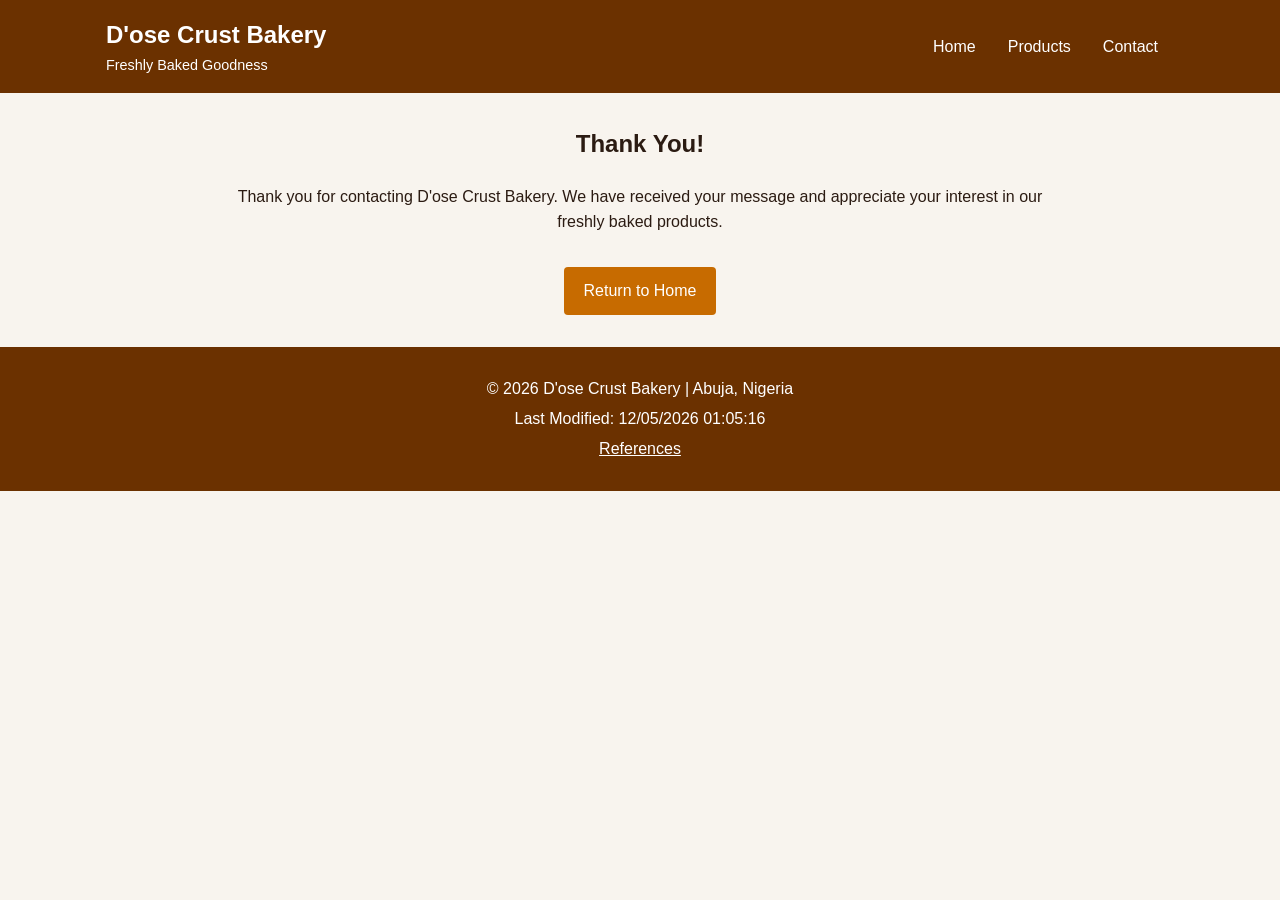
<file: project/thankyou.html>
<!DOCTYPE html>
<html lang="en-US">
<head>
    <meta charset="UTF-8">
    <meta name="viewport" content="width=device-width, initial-scale=1.0">
    <meta name="description" content="Thank you for contacting D'ose Crust Bakery in Abuja, Nigeria.">
    <meta name="author" content="Honest Christopher">
    <title>D'ose Crust Bakery | Thank You</title>
    <link rel="stylesheet" href="styles/project.css">
    <script src="scripts/project.js" defer></script>
</head>
<body>
    <header>
        <div class="header-content">
            <div class="logo">
                <p class="site-name">D'ose Crust Bakery</p>
                <p>Freshly Baked Goodness</p>
            </div>
            <button id="menu-button" type="button" aria-label="Open navigation menu" aria-expanded="false" aria-controls="primary-navigation">☰</button>
            <nav id="primary-navigation" aria-label="Primary navigation">
                <a href="index.html">Home</a>
                <a href="products.html">Products</a>
                <a href="contact.html">Contact</a>
            </nav>
        </div>
    </header>

    <main>
        <section class="page-intro">
            <h1>Thank You!</h1>
            <p>Thank you for contacting D'ose Crust Bakery. We have received your message and appreciate your interest in our freshly baked products.</p>
            <a href="index.html" class="button">Return to Home</a>
        </section>
    </main>

    <footer>
        <p>&copy; <span id="currentyear"></span> D'ose Crust Bakery | Abuja, Nigeria</p>
        <p id="lastModified"></p>
        <p><a href="references.html">References</a></p>
    </footer>
</body>
</html>
</file>
<file: styles/base.css>
* {
    margin: 0;
    padding: 0;
    box-sizing: border-box;
}

:root {
    --primary: #1f4e79;
    --dark: #333;
    --light: #f4f4f4;
    --white: #ffffff;
}

body {
    font-family: 'Roboto', sans-serif;
    background: var(--light);
    color: #222;
}

/* HEADER */

header {
    background: var(--primary);
}

#course-title {
    display: block;
    text-align: center;
    color: white;
    font-size: 2rem;
    font-family: 'Montserrat', sans-serif;
    padding: 20px;
}

/* NAVIGATION */

nav {
    display: flex;
    justify-content: space-evenly;
    background: #333;
}

nav a {
    color: white;
    text-decoration: none;
    padding: 15px;
    transition: .3s;
}

nav a:hover {
    background: #ffffff;
    color: #1f4e79;
}

/* MAIN */

main {
    max-width: 1100px;
    margin: 30px auto;
}

h1 {
    text-align: center;
    margin-bottom: 30px;
    font-family: 'Montserrat', sans-serif;
}

/* GRID */

.cards {
    display: grid;
    grid-template-columns: 2fr 1fr;
    gap: 20px;
}

/* CARD */

.card {
    background: white;
    border-radius: 8px;
    overflow: hidden;
    box-shadow: 0 0 10px rgba(0, 0, 0, .1);
}

.card h2 {
    background: var(--primary);
    color: white;
    text-align: center;
    padding: 15px;
}

.card-content {
    display: grid;
    grid-template-columns: 2fr 180px;
    gap: 20px;
    padding: 20px;
}

.profile {
    width: 170px;
    border-radius: 5px;
}

.country {
    display: grid;
    grid-template-columns: 150px 1fr;
    gap: 20px;
    margin-top: 20px;
}

.country img {
    width: 140px;
    border: 1px solid #ccc;
}

.card ul {
    padding: 40px;
}

.card li {
    margin-bottom: 15px;
}

.card a {
    color: blue;
}

.card a:hover {
    color: red;
}

/* FOOTER */

footer {
    background: var(--primary);
    color: white;
    text-align: center;
    padding: 20px;
    margin-top: 40px;
}

#lastModified {
    color: yellow;
    margin-top: 10px;
}

/* RESPONSIVE */

@media (max-width:768px) {

    .cards {
        grid-template-columns: 1fr;
    }

    .card-content {
        grid-template-columns: 1fr;
        text-align: center;
    }

    .country {
        grid-template-columns: 1fr;
        text-align: center;
    }

    nav {
        flex-direction: column;
    }

    nav a {
        border-top: 1px solid rgba(255, 255, 255, .2);
    }

}
</file>
<file: project/styles/project.css>
:root {
    --primary-color: #6b3100;
    --secondary-color: #c76b00;
    --light-color: #f8f4ee;
    --dark-color: #2b1b12;
    --accent-color: #f2c078;
    --white: #ffffff;
}

* {
    box-sizing: border-box;
}

html {
    scroll-behavior: smooth;
}

body {
    margin: 0;
    font-family: Arial, Helvetica, sans-serif;
    background-color: var(--light-color);
    color: var(--dark-color);
    line-height: 1.6;
}

img {
    max-width: 100%;
}

header {
    background-color: var(--primary-color);
    color: var(--white);
}

.header-content {
    max-width: 1100px;
    margin: 0 auto;
    padding: 1rem;
    display: flex;
    justify-content: space-between;
    align-items: center;
    flex-wrap: wrap;
}

.site-name {
    margin: 0;
    font-size: 1.5rem;
    font-weight: 700;
}

.logo p:last-child {
    margin: 0;
    font-size: 0.9rem;
}

#menu-button {
    display: block;
    background: none;
    border: none;
    color: var(--white);
    font-size: 2rem;
    cursor: pointer;
    padding: 0.5rem;
}

#menu-button:focus-visible {
    outline: 3px solid var(--accent-color);
    outline-offset: 3px;
}

nav {
    display: none;
    flex-direction: column;
    width: 100%;
    text-align: center;
}

nav.open {
    display: flex;
}

nav a {
    color: var(--white);
    text-decoration: none;
    padding: 0.8rem;
    border-radius: 4px;
}

nav a:hover,
nav a.active {
    background-color: var(--secondary-color);
}

nav a:focus-visible {
    outline: 3px solid var(--accent-color);
    outline-offset: 2px;
}

main {
    max-width: 1100px;
    margin: 0 auto;
}

.hero {
    background-color: var(--dark-color);
    color: var(--white);
    padding: 3rem 1rem;
    display: grid;
    grid-template-columns: 1fr;
    gap: 2rem;
    align-items: center;
}

.hero-image {
    max-width: 600px;
    margin: 0 auto;
    width: 100%;
}

.hero-image img {
    width: 100%;
    height: 300px;
    object-fit: cover;
    border-radius: 8px;
    display: block;
}

.hero-content {
    max-width: 700px;
    margin: 0 auto;
    text-align: center;
}

.hero h2 {
    font-size: 2.2rem;
    margin-top: 0;
}

section {
    padding: 2rem 1rem;
}

section h2 {
    text-align: center;
}

.welcome,
.about-bakery {
    text-align: center;
    max-width: 900px;
    margin: 0 auto;
}

.button {
    display: inline-block;
    background-color: var(--secondary-color);
    color: var(--white);
    padding: 0.7rem 1.2rem;
    margin-top: 1rem;
    text-decoration: none;
    border-radius: 4px;
    border: none;
    cursor: pointer;
    font-size: 1rem;
}

.button:hover {
    background-color: var(--primary-color);
}

.button:focus-visible {
    outline: 3px solid var(--accent-color);
    outline-offset: 3px;
}

#featured-products,
#products-container,
.benefits {
    display: grid;
    gap: 1rem;
    grid-template-columns: 1fr;
}

.product-card,
.benefits article {
    background-color: var(--white);
    padding: 1.2rem;
    border-radius: 6px;
    box-shadow: 0 2px 8px rgb(0 0 0 / 10%);
}

.product-card {
    text-align: center;
}

.product-card img {
    width: 100%;
    height: 180px;
    object-fit: cover;
    border-radius: 6px;
    display: block;
    margin-bottom: 1rem;
}

.product-card h3 {
    margin-top: 0;
}

.featured-products {
    text-align: center;
}

.page-intro {
    text-align: center;
    max-width: 850px;
    margin: 0 auto;
}

.page-intro h1,
.page-intro h2 {
    margin-top: 0;
}

.product-controls {
    text-align: center;
    background-color: var(--white);
    border-radius: 6px;
    margin: 1rem;
    padding: 1.5rem;
    box-shadow: 0 2px 8px rgb(0 0 0 / 10%);
}

.product-controls label {
    font-weight: bold;
    margin-right: 0.5rem;
}

.product-controls select {
    padding: 0.6rem;
    border: 1px solid var(--primary-color);
    border-radius: 4px;
    background-color: var(--white);
    color: var(--dark-color);
    font-size: 1rem;
}

#favorite-button {
    display: inline-block;
    background-color: var(--secondary-color);
    color: var(--white);
    padding: 0.6rem 1rem;
    margin-left: 0.5rem;
    border: none;
    border-radius: 4px;
    cursor: pointer;
    font-size: 1rem;
}

#favorite-button:hover {
    background-color: var(--primary-color);
}

#favorite-button:focus-visible,
.product-controls select:focus-visible {
    outline: 3px solid var(--accent-color);
    outline-offset: 2px;
}

#favorite-message {
    font-weight: bold;
    margin-bottom: 0;
}

.contact-information {
    max-width: 800px;
    margin: 0 auto;
    text-align: center;
}

.contact-form-section {
    max-width: 700px;
    margin: 0 auto;
}

.contact-form-section form {
    background-color: var(--white);
    padding: 2rem;
    border-radius: 6px;
    box-shadow: 0 2px 8px rgb(0 0 0 / 10%);
}

.contact-form-section label {
    display: block;
    font-weight: bold;
    margin-top: 1rem;
    margin-bottom: 0.4rem;
}

.contact-form-section input,
.contact-form-section textarea {
    width: 100%;
    padding: 0.7rem;
    border: 1px solid #777;
    border-radius: 4px;
    font-family: inherit;
    font-size: 1rem;
}

.contact-form-section textarea {
    resize: vertical;
    min-height: 150px;
}

.contact-form-section input:focus-visible,
.contact-form-section textarea:focus-visible {
    outline: 3px solid var(--accent-color);
    outline-offset: 2px;
}

.contact-form-section input[type="submit"] {
    width: auto;
    margin-top: 1.5rem;
    background-color: var(--secondary-color);
    color: var(--white);
    border: none;
    padding: 0.7rem 1.5rem;
    cursor: pointer;
    border-radius: 4px;
    font-size: 1rem;
}

.contact-form-section input[type="submit"]:hover {
    background-color: var(--primary-color);
}

.contact-form-section input[type="submit"]:focus-visible {
    outline: 3px solid var(--accent-color);
    outline-offset: 3px;
}

.cta {
    background-color: var(--accent-color);
    text-align: center;
    margin-top: 1rem;
}

footer {
    background-color: var(--primary-color);
    color: var(--white);
    text-align: center;
    padding: 1.5rem 1rem;
}

footer p {
    margin: 0.3rem;
}

footer a {
    color: var(--white);
}

footer a:hover {
    color: var(--accent-color);
}

footer a:focus-visible {
    outline: 3px solid var(--accent-color);
    outline-offset: 3px;
}

/* Site-plan wireframes */
.site-plan-intro {
    max-width: 900px;
    margin: 0 auto;
    text-align: center;
}

.wireframe-grid {
    display: grid;
    grid-template-columns: 1fr;
    gap: 1.5rem;
}

.wireframe {
    background-color: var(--white);
    border: 2px solid var(--primary-color);
    border-radius: 8px;
    padding: 1rem;
    box-shadow: 0 2px 8px rgb(0 0 0 / 10%);
}

.wireframe h4 {
    margin-top: 0;
    text-align: center;
}

.wireframe-block {
    border: 1px dashed var(--secondary-color);
    padding: 0.55rem;
    margin: 0.45rem 0;
    text-align: center;
    background-color: var(--light-color);
    font-size: 0.9rem;
}


.swatch-primary { background-color: #6b3100; color: #ffffff; }
.swatch-secondary { background-color: #c76b00; color: #ffffff; }
.swatch-light { background-color: #f8f4ee; color: #2b1b12; }
.swatch-dark { background-color: #2b1b12; color: #ffffff; }
.swatch-accent { background-color: #f2c078; color: #2b1b12; }

.color-swatch {
    display: inline-block;
    min-width: 9rem;
    padding: 0.55rem;
    margin: 0.25rem;
    border-radius: 4px;
    border: 1px solid #777;
    text-align: center;
    font-weight: bold;
}

@media screen and (min-width: 700px) {
    #menu-button {
        display: none;
    }

    nav {
        display: flex;
        flex-direction: row;
        width: auto;
    }

    nav a {
        padding: 0.5rem 1rem;
    }

    #featured-products,
    #products-container,
    .benefits {
        grid-template-columns: repeat(3, 1fr);
    }

    .hero {
        grid-template-columns: 1fr 1fr;
        padding: 4rem 2rem;
    }

    .hero-image {
        order: 1;
    }

    .hero-content {
        order: 2;
        text-align: left;
    }

    .hero h2 {
        text-align: left;
    }

    .wireframe-grid {
        grid-template-columns: repeat(2, 1fr);
    }
}

@media (prefers-reduced-motion: reduce) {
    html {
        scroll-behavior: auto;
    }
}
</file>
<file: styles/form.css>
:root {
    --primary-color: #5c2c06;
    --secondary-color: #b85c00;
    --background-color: #f8f4ee;
    --surface-color: #ffffff;
    --text-color: #222222;
    --border-color: #b8b8b8;
    --required-color: #b00020;
}

* {
    box-sizing: border-box;
}

body {
    margin: 0;
    font-family: Arial, Helvetica, sans-serif;
    background-color: var(--background-color);
    color: var(--text-color);
}

header {
    background-color: var(--primary-color);
    color: white;
    text-align: center;
    padding: 1rem;
}

header h1 {
    margin: 0;
    font-size: 1.8rem;
}

main {
    max-width: 850px;
    margin: 0 auto;
    padding: 1.5rem 1rem;
}

form,
.review-confirmation {
    background-color: var(--surface-color);
    padding: 2rem;
    border-radius: 8px;
    box-shadow: 0 2px 8px rgb(0 0 0 / 10%);
}

label,
legend {
    font-weight: 700;
}

form>label,
.form-group {
    display: block;
    margin-top: 1rem;
}

select,
input[type="date"],
input[type="text"],
textarea {
    display: block;
    width: 100%;
    margin-top: 0.4rem;
    padding: 0.75rem;
    border: 1px solid var(--border-color);
    border-radius: 4px;
    font: inherit;
}

textarea {
    resize: vertical;
}

fieldset {
    margin: 1.5rem 0;
    padding: 1rem;
    border: 1px solid var(--border-color);
    border-radius: 4px;
}

fieldset label {
    display: block;
    margin: 0.75rem 0;
}

.rating {
    display: flex;
    flex-wrap: wrap;
    gap: 0.75rem;
    margin-top: 0.75rem;
}

.rating label {
    display: flex;
    align-items: center;
    gap: 0.25rem;
    margin: 0;
    font-weight: 400;
}

.rating input {
    margin: 0;
}

input[type="checkbox"] {
    margin-right: 0.5rem;
}

input[type="submit"] {
    width: 100%;
    margin-top: 1.5rem;
    padding: 0.9rem;
    border: none;
    border-radius: 4px;
    background-color: var(--secondary-color);
    color: white;
    font-size: 1rem;
    font-weight: 700;
    cursor: pointer;
}

input[type="submit"]:hover,
input[type="submit"]:focus {
    background-color: var(--primary-color);
}

input:focus,
select:focus,
textarea:focus {
    outline: 3px solid #f0a54b;
    outline-offset: 2px;
}

[aria-hidden="true"] {
    color: var(--required-color);
}

.optional {
    font-weight: 400;
    font-style: italic;
}

.review-confirmation {
    text-align: center;
}

.review-confirmation h2 {
    color: var(--primary-color);
}

footer {
    margin-top: 2rem;
    padding: 1rem;
    background-color: var(--primary-color);
    color: white;
    text-align: center;
}

footer p {
    margin: 0.4rem;
}

@media (min-width: 700px) {
    form {
        max-width: 700px;
        margin: 0 auto;
    }

    .review-confirmation {
        max-width: 700px;
        margin: 0 auto;
    }
}
</file>
<file: styles/place.css>
/* ------------------------------
   WDD 131 - Place Page
   Mobile First
--------------------------------*/

:root {
    --primary: #008751;
    --secondary: #f4b400;
    --white: #ffffff;
    --light: #f5f7fa;
    --text: #222;
    --shadow: 0 8px 20px rgba(0, 0, 0, .15);
    --radius: 15px;
    --transition: .3s ease;
}

* {
    margin: 0;
    padding: 0;
    box-sizing: border-box;
}

html {
    scroll-behavior: smooth;
}

body {
    font-family: "Open Sans", sans-serif;
    background: var(--light);
    color: var(--text);
    line-height: 1.6;
}

/* HEADER */

header {
    border-bottom: 4px solid var(--secondary);
    color: white;
    text-align: center;
    padding: 1.5rem;
    box-shadow: var(--shadow);
}

header h1 {
    font-family: "Poppins", sans-serif;
    font-size: 2rem;
    letter-spacing: 1px;
}

/* HERO */

.hero {
    display: flex;
    flex-direction: column;
}

.hero picture {
    width: 100%;
}

.hero img {
    width: 100%;
    display: block;
    object-fit: cover;
}


/* CARDS */

.card {
    background: white;
    margin: 1rem;
    padding: 1.5rem;
    border-radius: var(--radius);
    box-shadow: var(--shadow);
    transition: var(--transition);
}

.card:hover {
    transform: translateY(-5px);
}

.card h2 {
    font-family: "Poppins", sans-serif;
    text-align: center;
    color: var(--primary);
    margin-bottom: 1rem;
    font-size: 1.5rem;
}

.info p {
    display: grid;
    grid-template-columns: 140px 1fr;
    gap: .5rem;
    align-items: center;
}

.info p:last-child {
    border-bottom: none;
}

strong {
    color: #333;
}

/* WEATHER */

.weather {
    text-align: center;
}


/* WEATHER */

.weather {
    text-align: center;
}


/* FOOTER */

footer {
    margin-top: 1rem;
    background: var(--primary);
    color: white;
    text-align: center;
    padding: 1.25rem;
}

footer p {
    margin: .4rem 0;
}

/* TABLETS */

@media (min-width:600px) {

    header h1 {
        font-size: 2.5rem;
    }

    .card {
        max-width: 700px;
        margin: 1.5rem auto;
    }

}
</file>
<file: styles/place-large.css>
/* ----------------------------------
   WDD131 Place Page
   Desktop Styles
-----------------------------------*/

@media screen and (min-width: 800px) {

    body {
        background: #eef3f7;
    }

    .hero {
        position: relative;
        max-width: 1400px;
        margin: 0 auto;
    }

    .hero picture {
        display: block;
    }

    .hero img {
        width: 100%;
        height: auto;
        display: block;
    }

 /* Floating Cards */

    .card {
        position: absolute;
        width: 300px;
        margin: 0;
        background: rgba(255,255,255,.92);
        backdrop-filter: blur(8px);
        border-radius: 16px;
        box-shadow: 0 12px 30px rgba(0,0,0,.20);
    }

    /* Data Card */

    .data {
        top: 40px;
        left: 40px;
    }

     /* Weather Card */

    .weather {
        right: 40px;
        bottom: 40px;
    }

    /* Hide SVG on Desktop */

    .weather-icon {
        display: none;
    }

    /* Required by Rubric */
.weather h2::after {
        content: " ⛅";
        font-size: 1.2rem;
    }

    /* Better Card Heading */
.card h2 {
        display: inline-block;
        background: var(--primary);
        color: white;
        padding: .5rem 1rem;
        margin: -1.5rem 0 1rem -1.5rem;
        border-radius: 0 0 12px 0;
        font-size: 1.3rem;
    }

     .info p {
        font-size: .95rem;
    }

    footer {
        margin-top: 0;
    }

}
</file>
<file: styles/temples.css>
/* Google Font */
body {
    font-family: 'Roboto', sans-serif;
    margin: 0;
    padding: 0;
    background-color: #f4f4f4;
    color: #333;
}

/* Header */
header {
    background-color: #1e3a8a;
    color: white;
    padding: 1rem;
}

header h1 {
    text-align: center;
    margin: 0;
}

/* Hamburger Button */
#menu {
    display: block;
    font-size: 2rem;
    background: none;
    border: none;
    color: white;
    cursor: pointer;
    margin: 0 auto;
}

#menu::before {
    content: "☰";
}

#menu.open::before {
    content: "✖";
}

/* Navigation */
.navigation {
    display: flex;
    flex-direction: column;
}

.navigation.open {
    display: flex;
}

nav.navigation:not(.open) {
    display: none;
}

nav.navigation.open {
    display: flex;
}

.navigation a {
    color: white;
    text-decoration: none;
    text-align: center;
    padding: 1rem;
    transition: background-color .3s;
}

.navigation a:hover {
    background-color: #2563eb;
}

/* Main */
main {
    max-width: 1200px;
    margin: 0 auto;
    padding: 1rem;
}

main h2 {
    text-align: center;
}

/* Gallery */
.gallery {
    display: grid;
    grid-template-columns: 1fr;
    gap: 1rem;
}

figure {
    margin: 0;
    background: white;
    border-radius: 8px;
    overflow: hidden;
    box-shadow: 0 3px 8px rgba(0, 0, 0, .15);
}

figure img {
    width: 100%;
    display: block;
}

figcaption {
    text-align: center;
    padding: .75rem;
    font-weight: bold;
}

/* Footer */
footer {
    background: #1e3a8a;
    color: white;
    text-align: center;
    padding: 1rem;
    margin-top: 2rem;
}

footer p {
    margin: .3rem;
}
</file>
<file: styles/temples-large.css>
/* Large Screen View */
@media screen and (min-width: 768px) {

    /* Hide Hamburger Button */
    #menu {
        display: none;
    }

    /* Navigation */
    nav.navigation {
        display: flex;
        flex-direction: row;
        justify-content: center;
        gap: 1rem;
    }

    .navigation a {
        padding: 0.75rem 1.25rem;
    }

    /* Gallery */
    .gallery {
        grid-template-columns: repeat(3, 1fr);
    }

    figure img {
        transition: transform 0.3s ease;
    }

    figure img:hover {
        transform: scale(1.05);
    }
}
</file>
